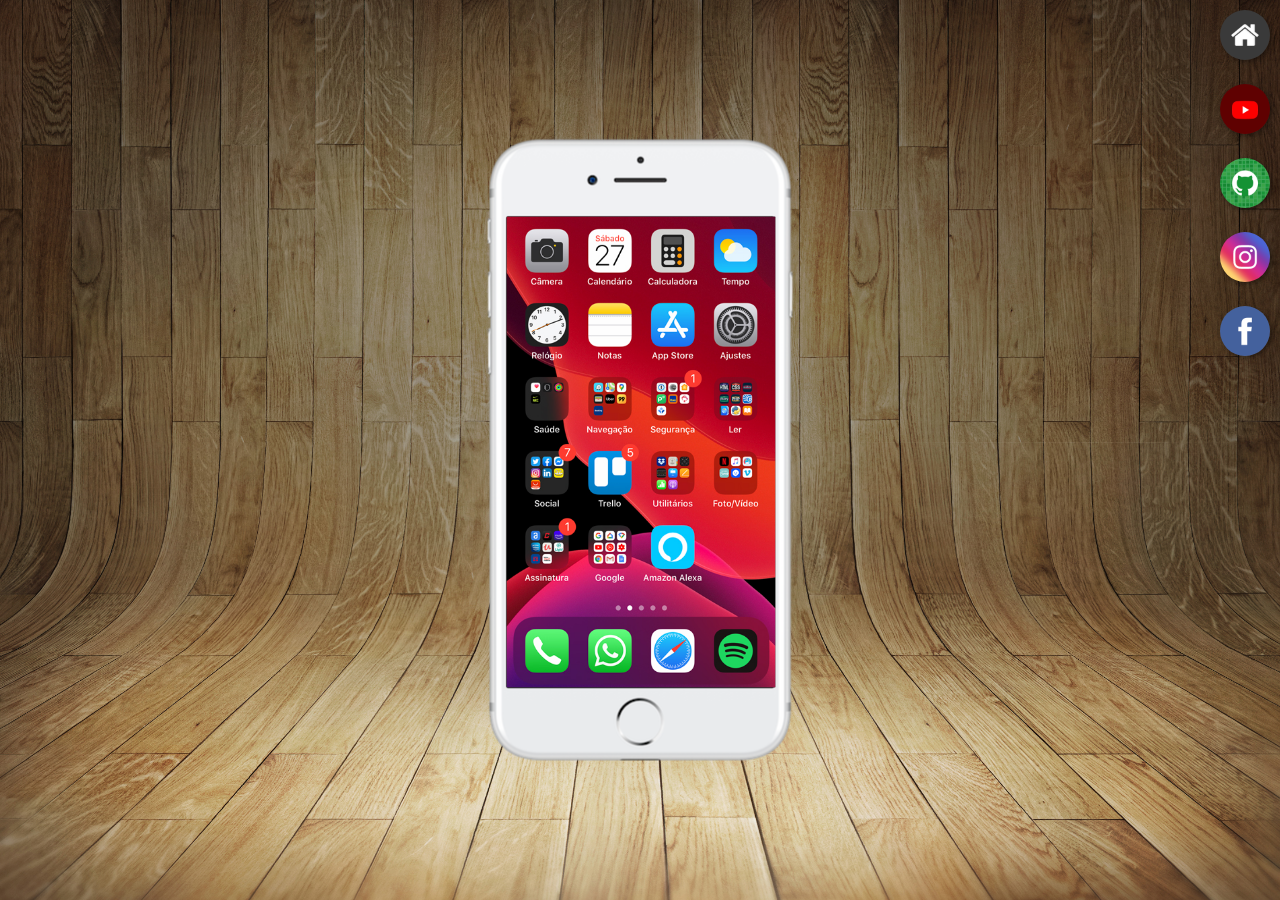
<file: index.html>
<!DOCTYPE html>
<html lang="pt-br">
<head>
    <meta charset="UTF-8">
    <meta name="viewport" content="width=device-width, initial-scale=1.0">
    <link rel="stylesheet" href="estilos/style.css">
    <link rel="shortcut icon" href="favicon.ico" type="image/x-icon">
    <title>Projeto Redes Sociais</title>
</head>
<body>
    <main>
        <section id="telefone">
            <iframe src="home.html" name="tela" id="tela" frameborder="0">
                Seu navegador não é compatível
            </iframe>
        </section>
        <section id="redes-sociais">
            <a href="home.html" target="tela"><img src="imagens/logo-home.jpg" alt="Home"></a><br>
            <a href="youtube.html" target="tela"><img src="imagens/logo-youtube.jpg" alt="Youtube"></a><br>
            <a href="github.html" target="tela"><img src="imagens/logo-github.jpg" alt="GitHub"></a><br>
            <a href="instagram.html" target="tela"><img src="imagens/logo-instagram.jpg" alt="Instagram"></a><br>
            <a href="facebook.html" target="tela"><img src="imagens/logo-facebook.jpg" alt="Facebook"></a>
        </section>
    </main>
</body>
</html>
</file>
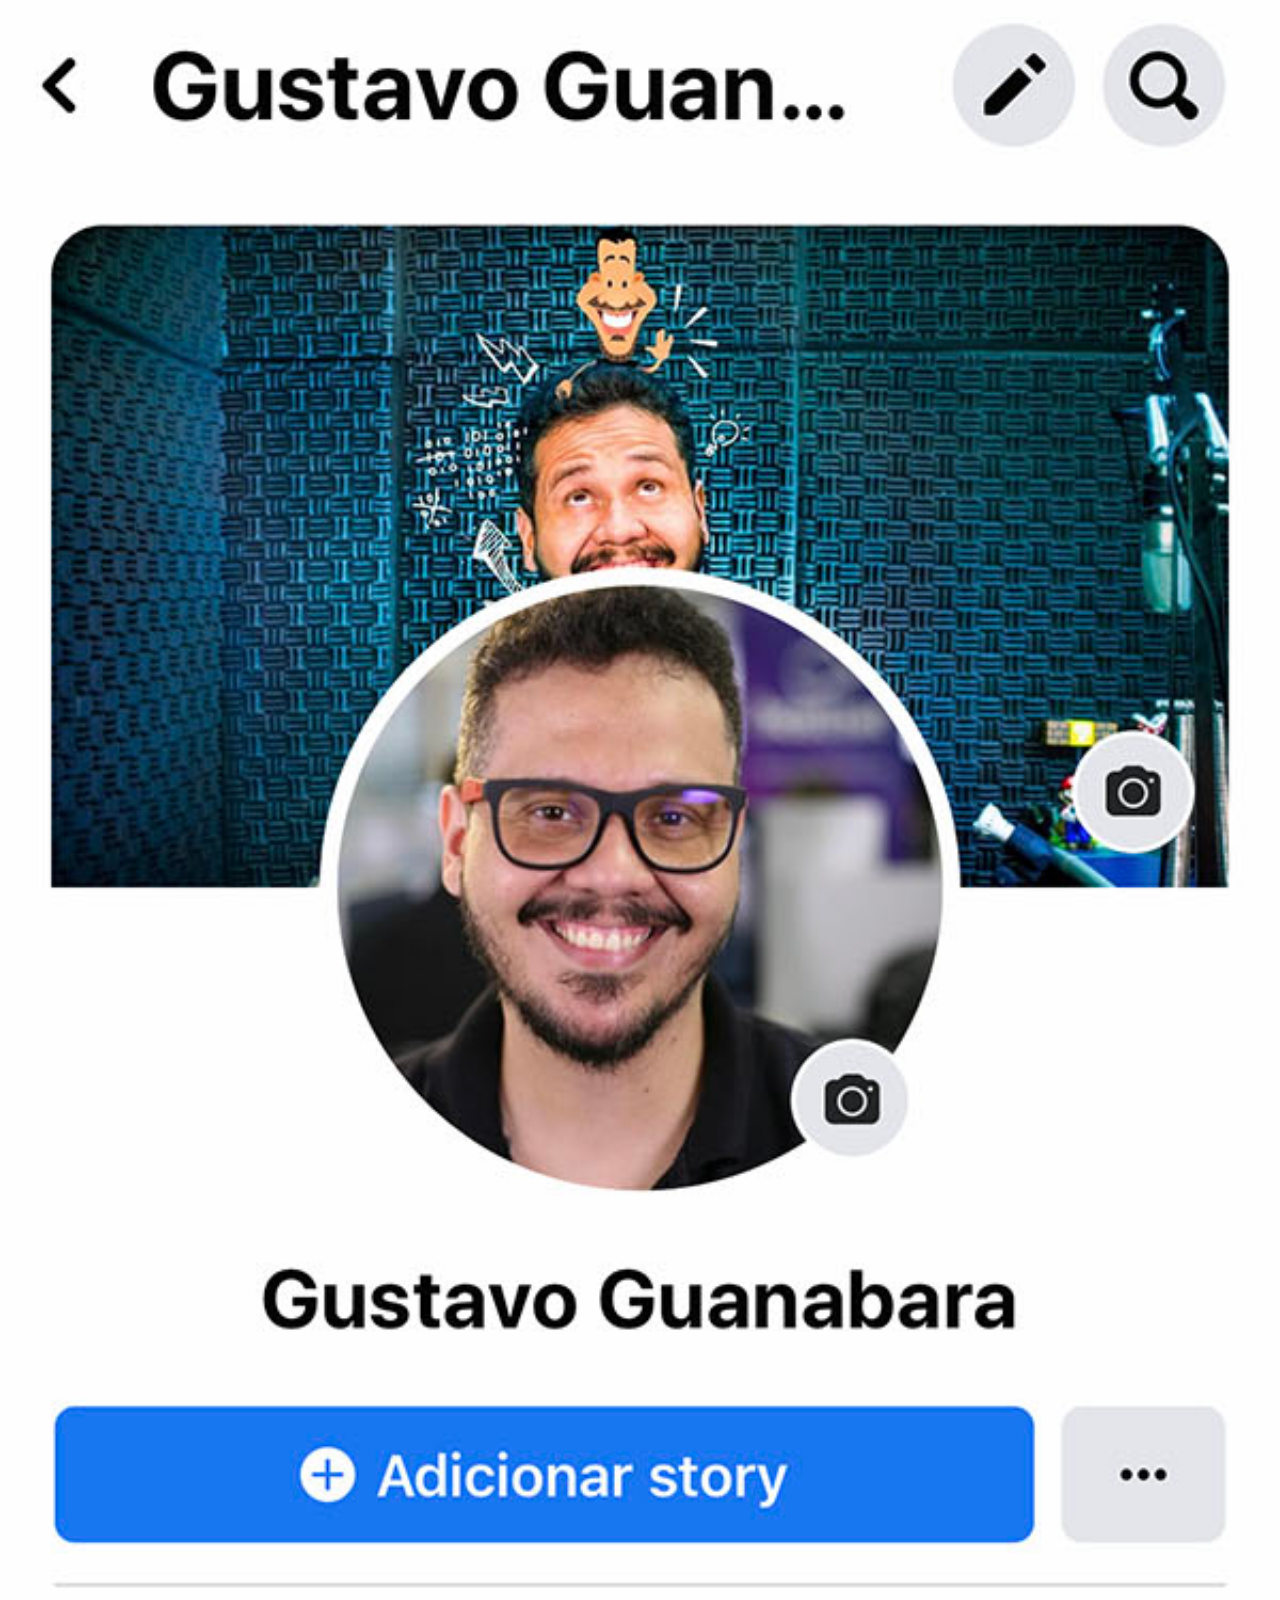
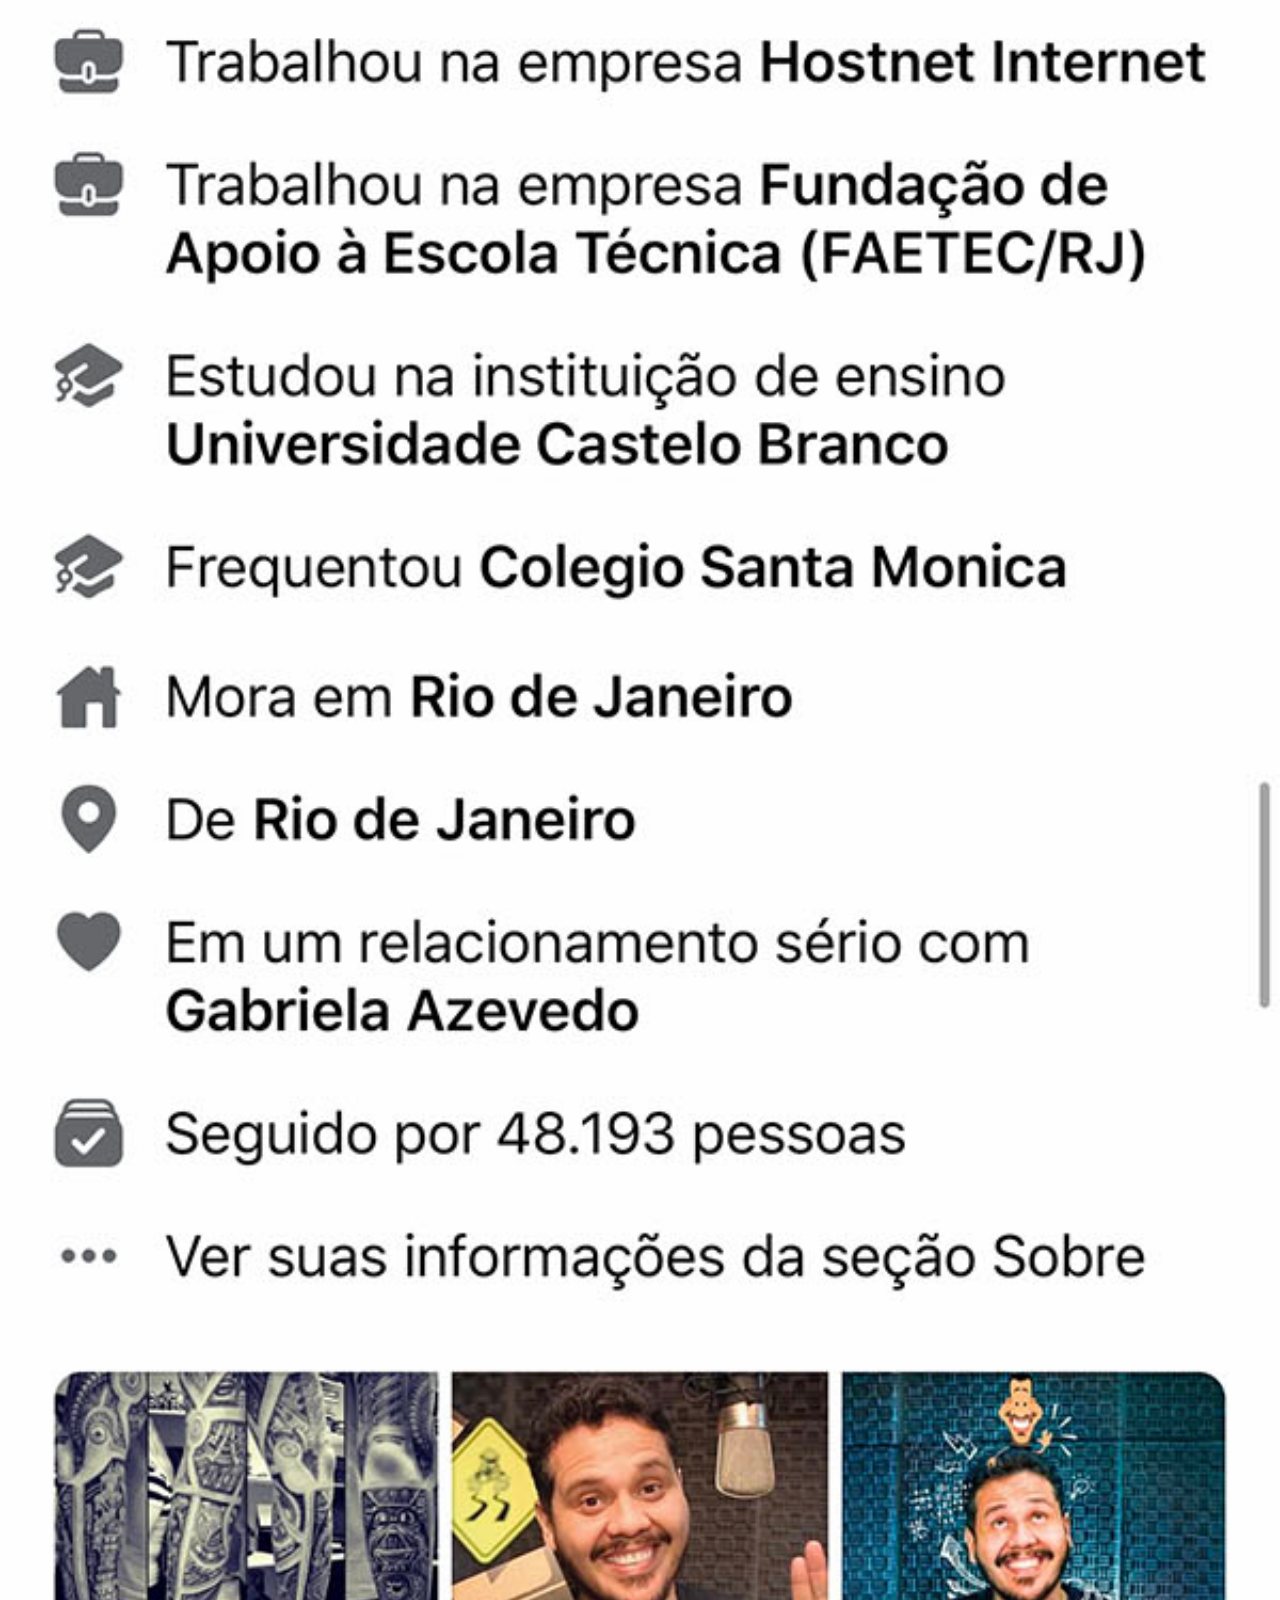
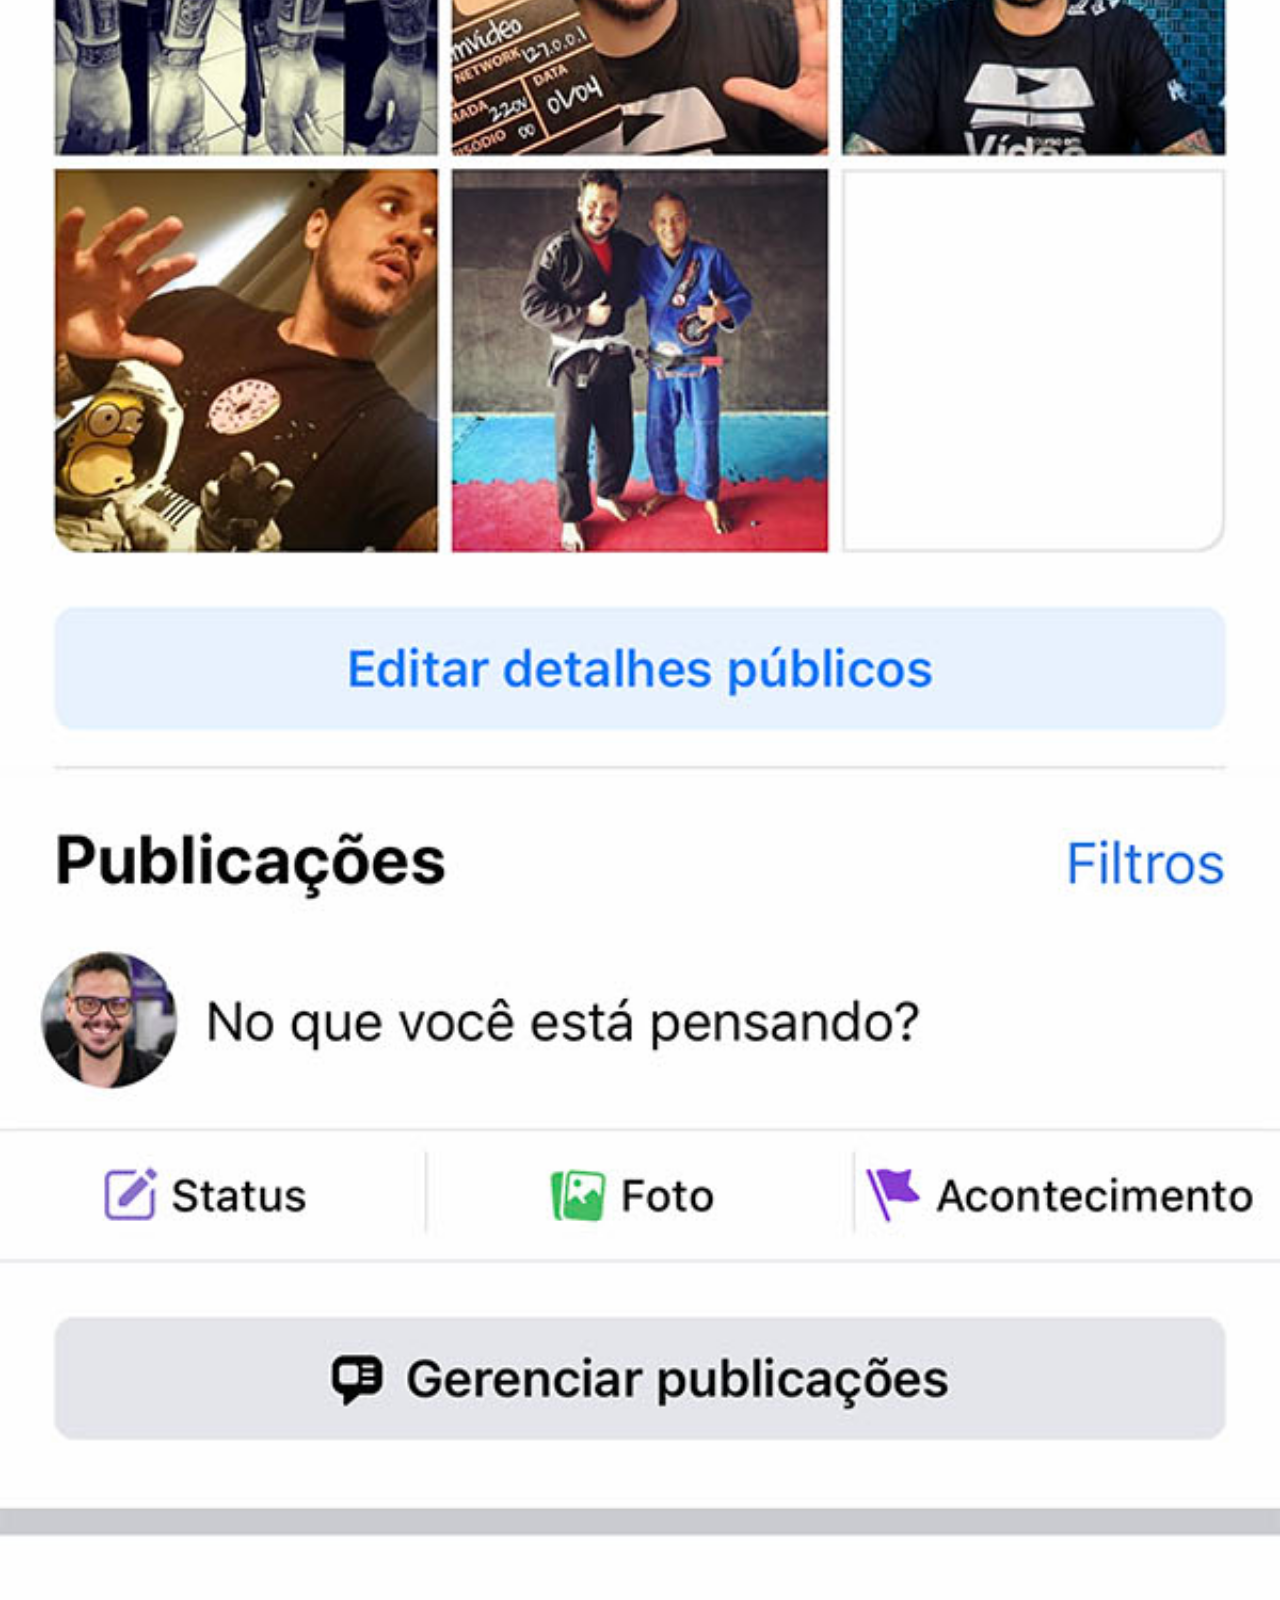
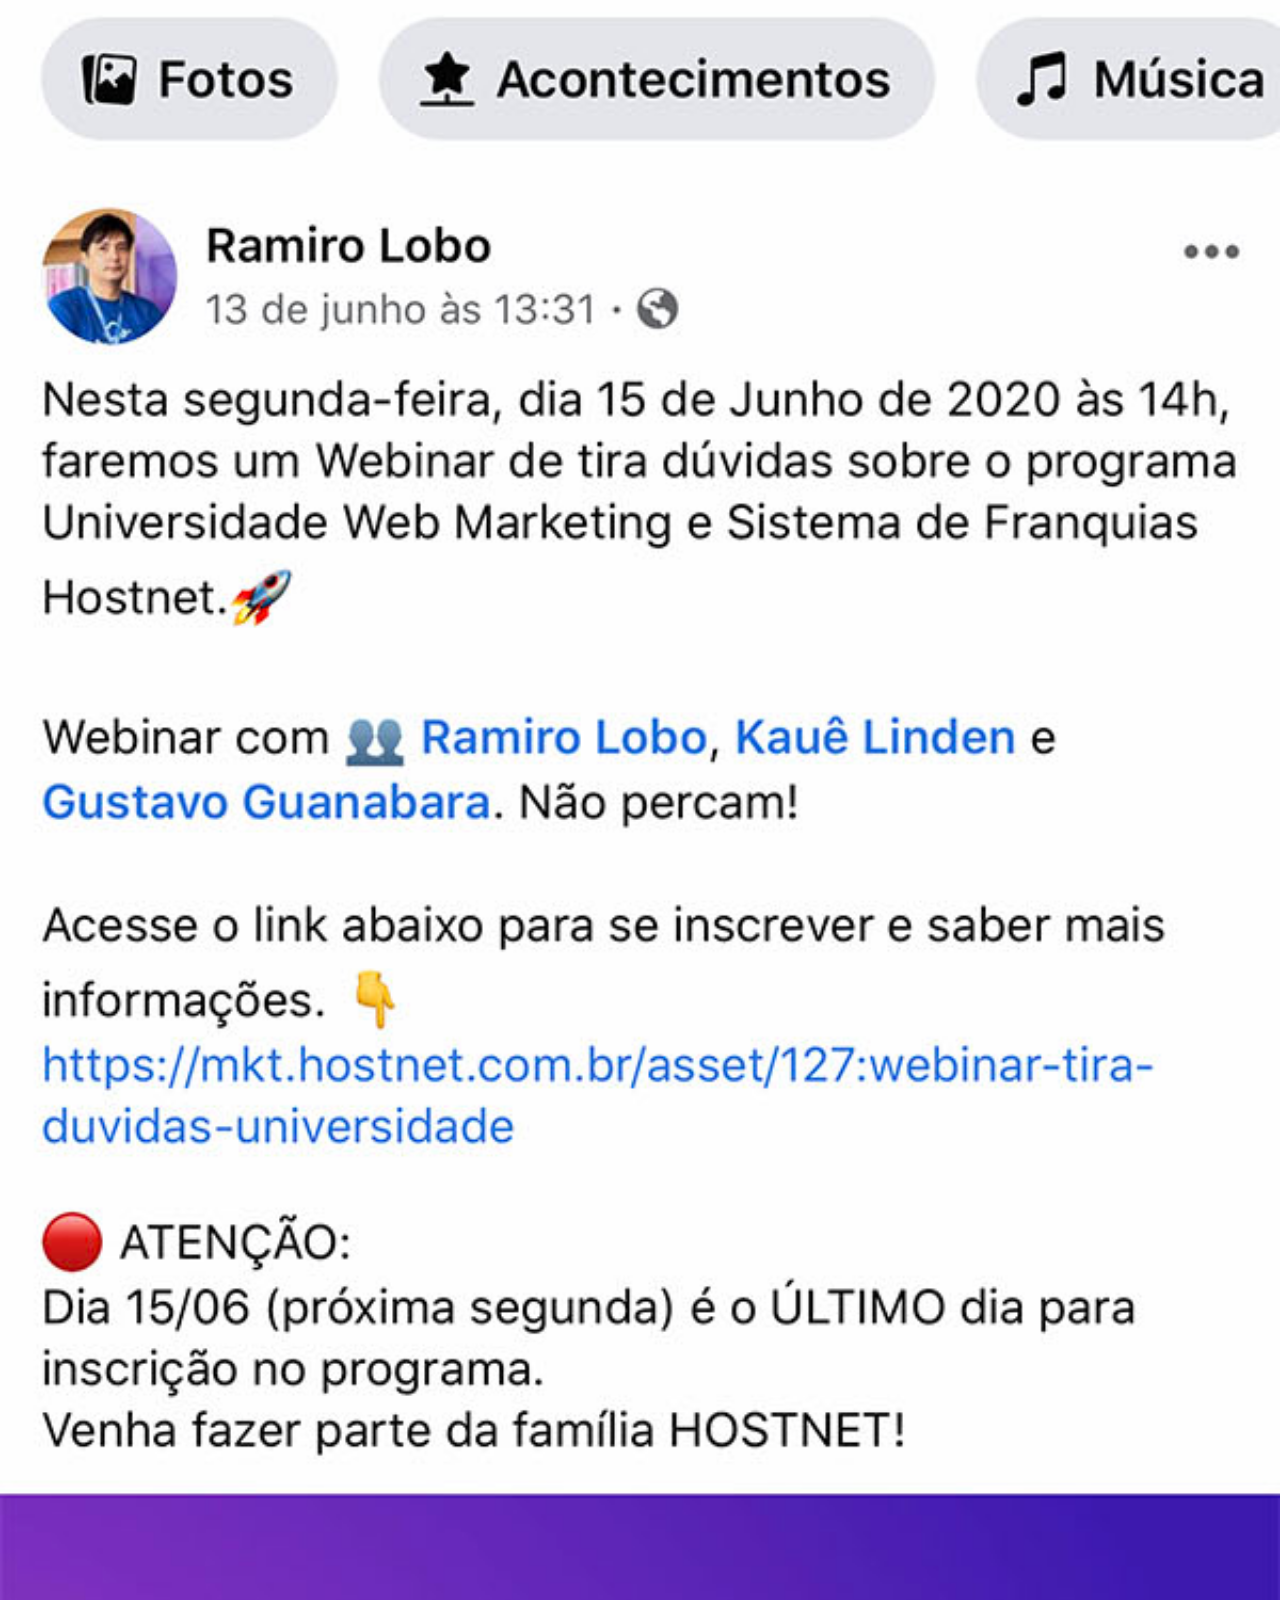
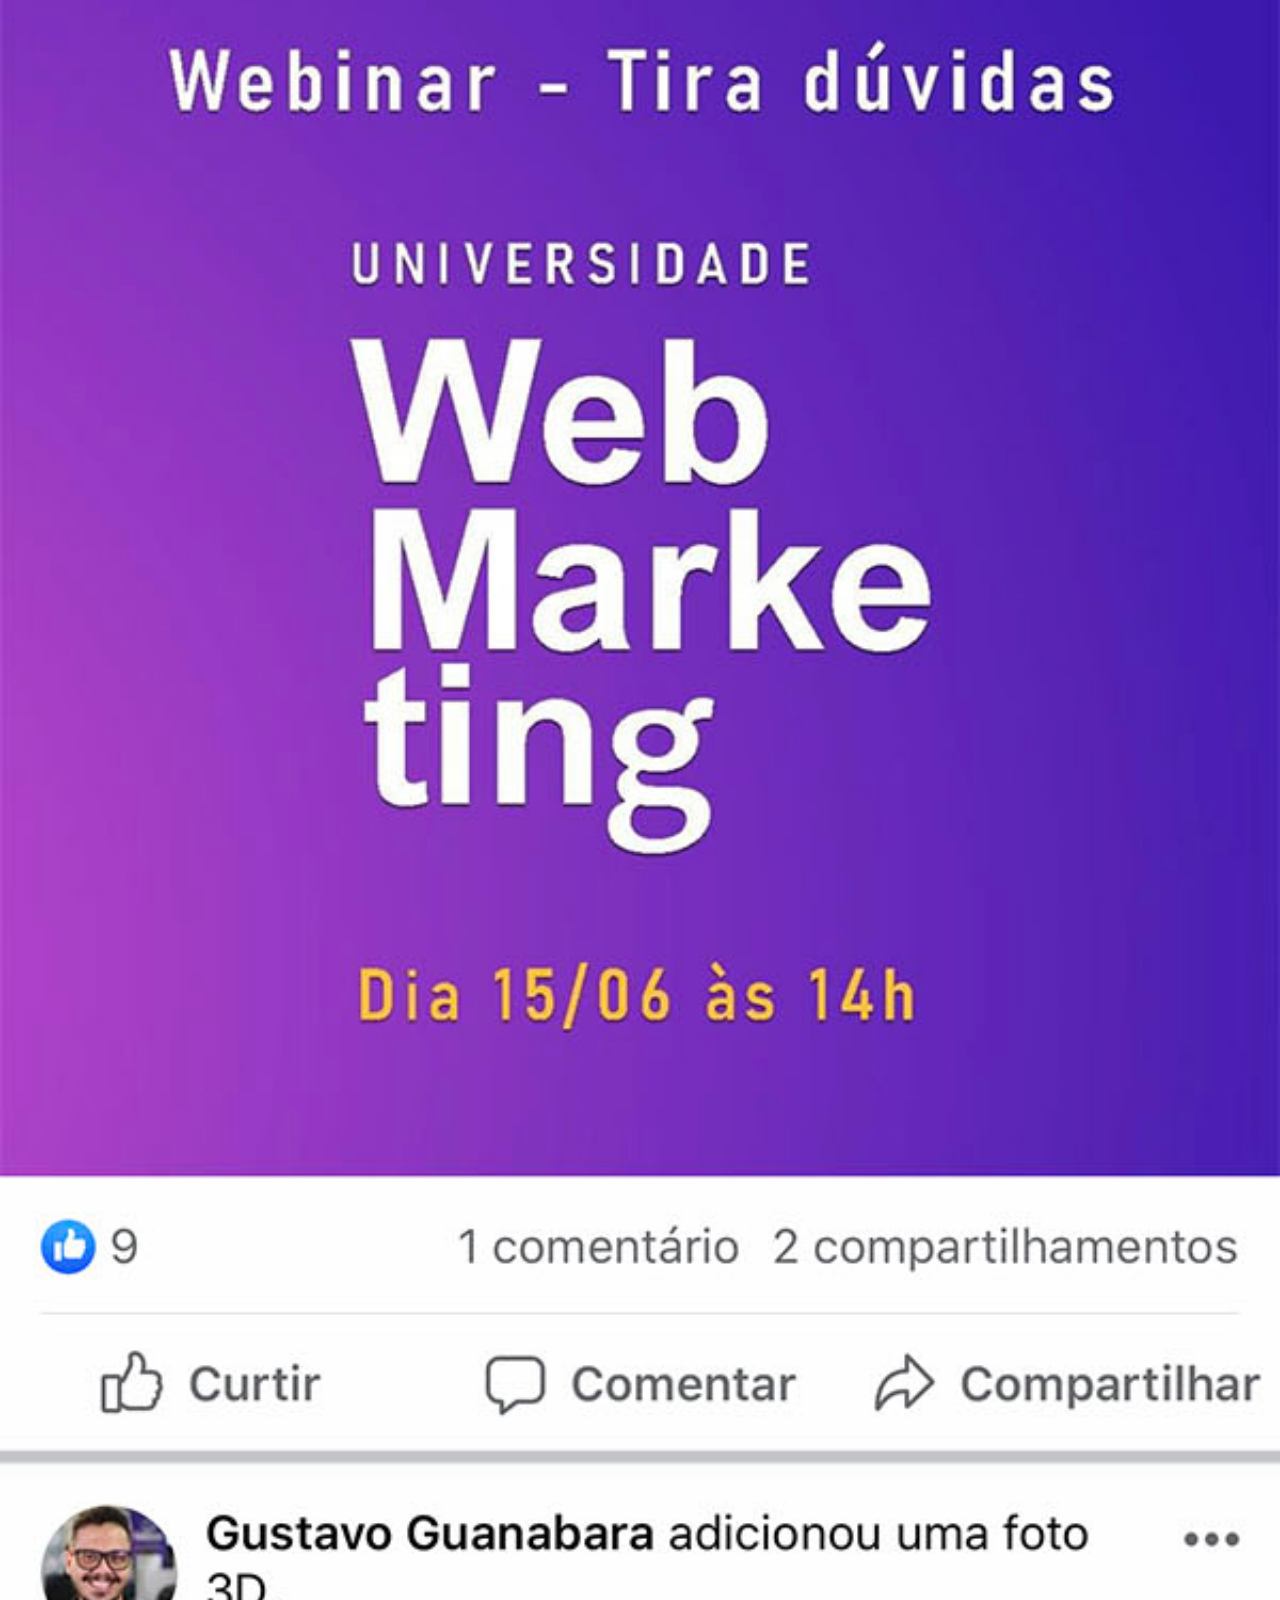
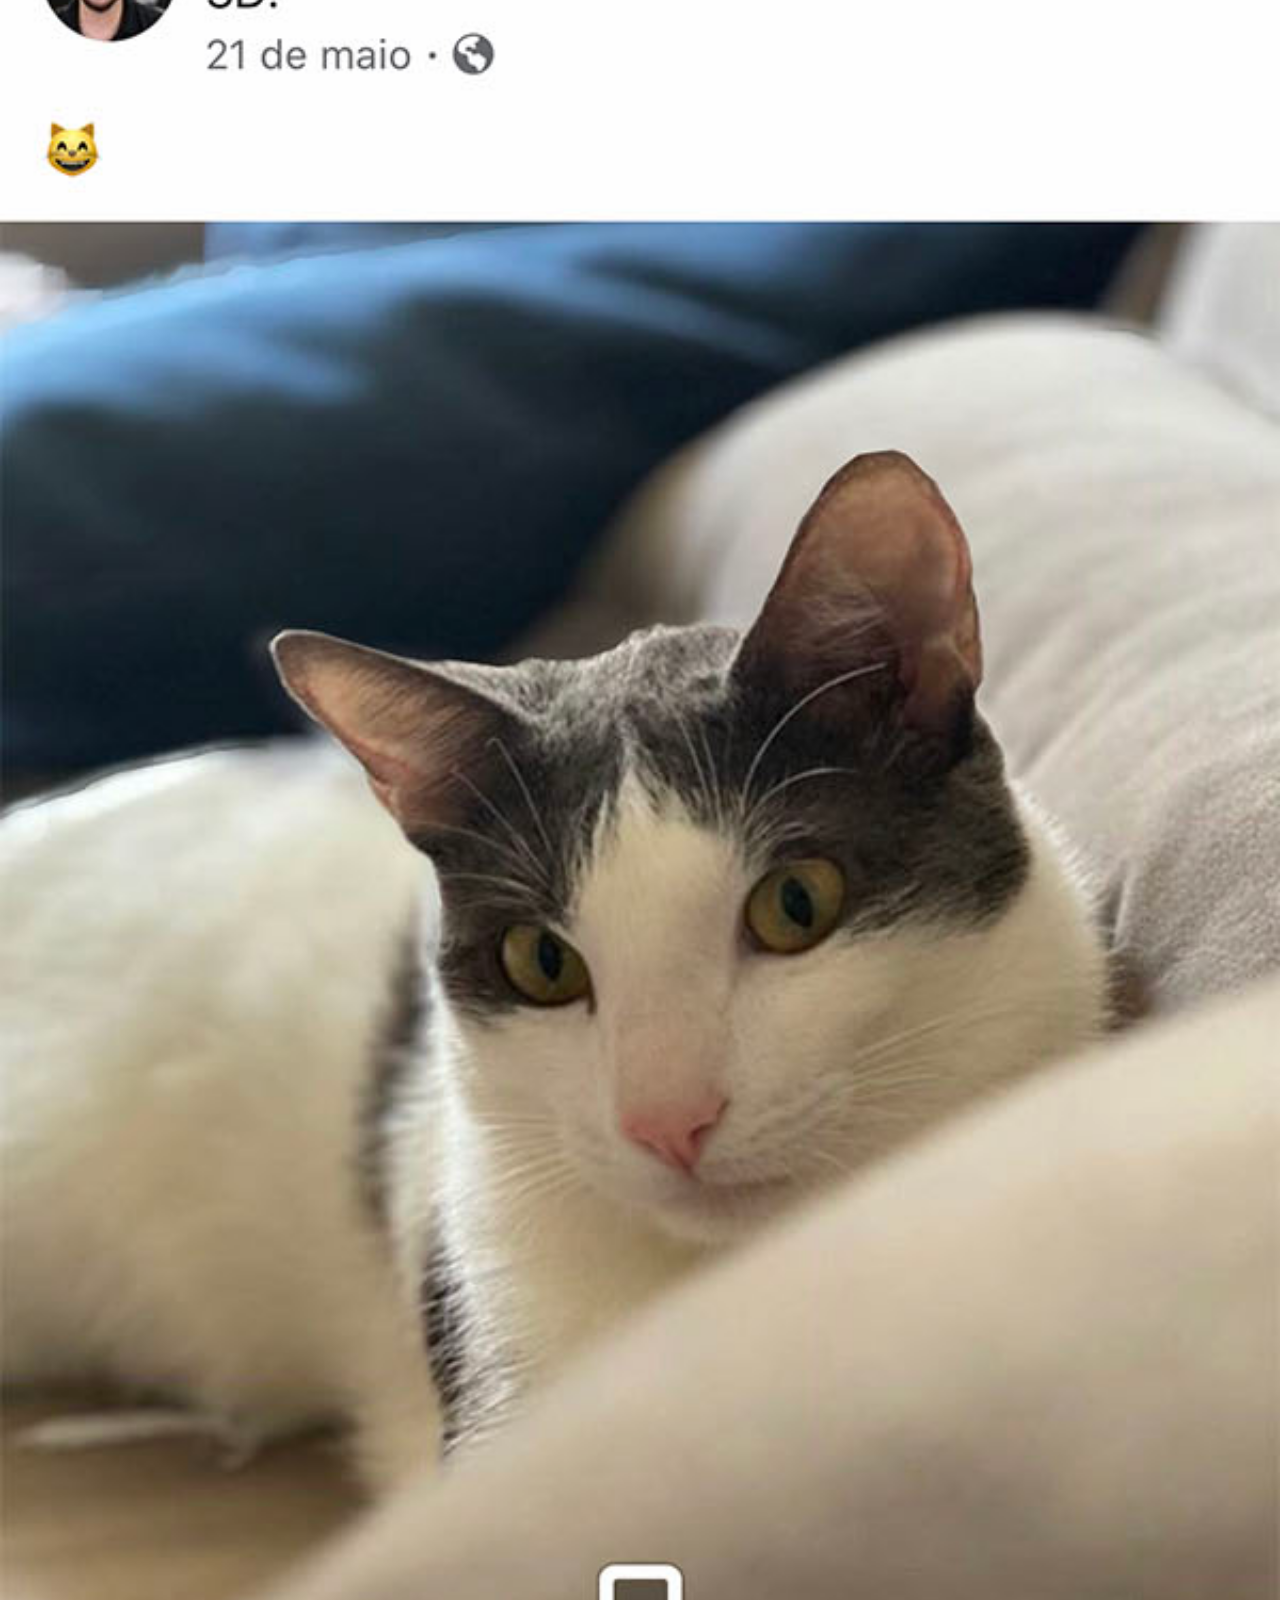
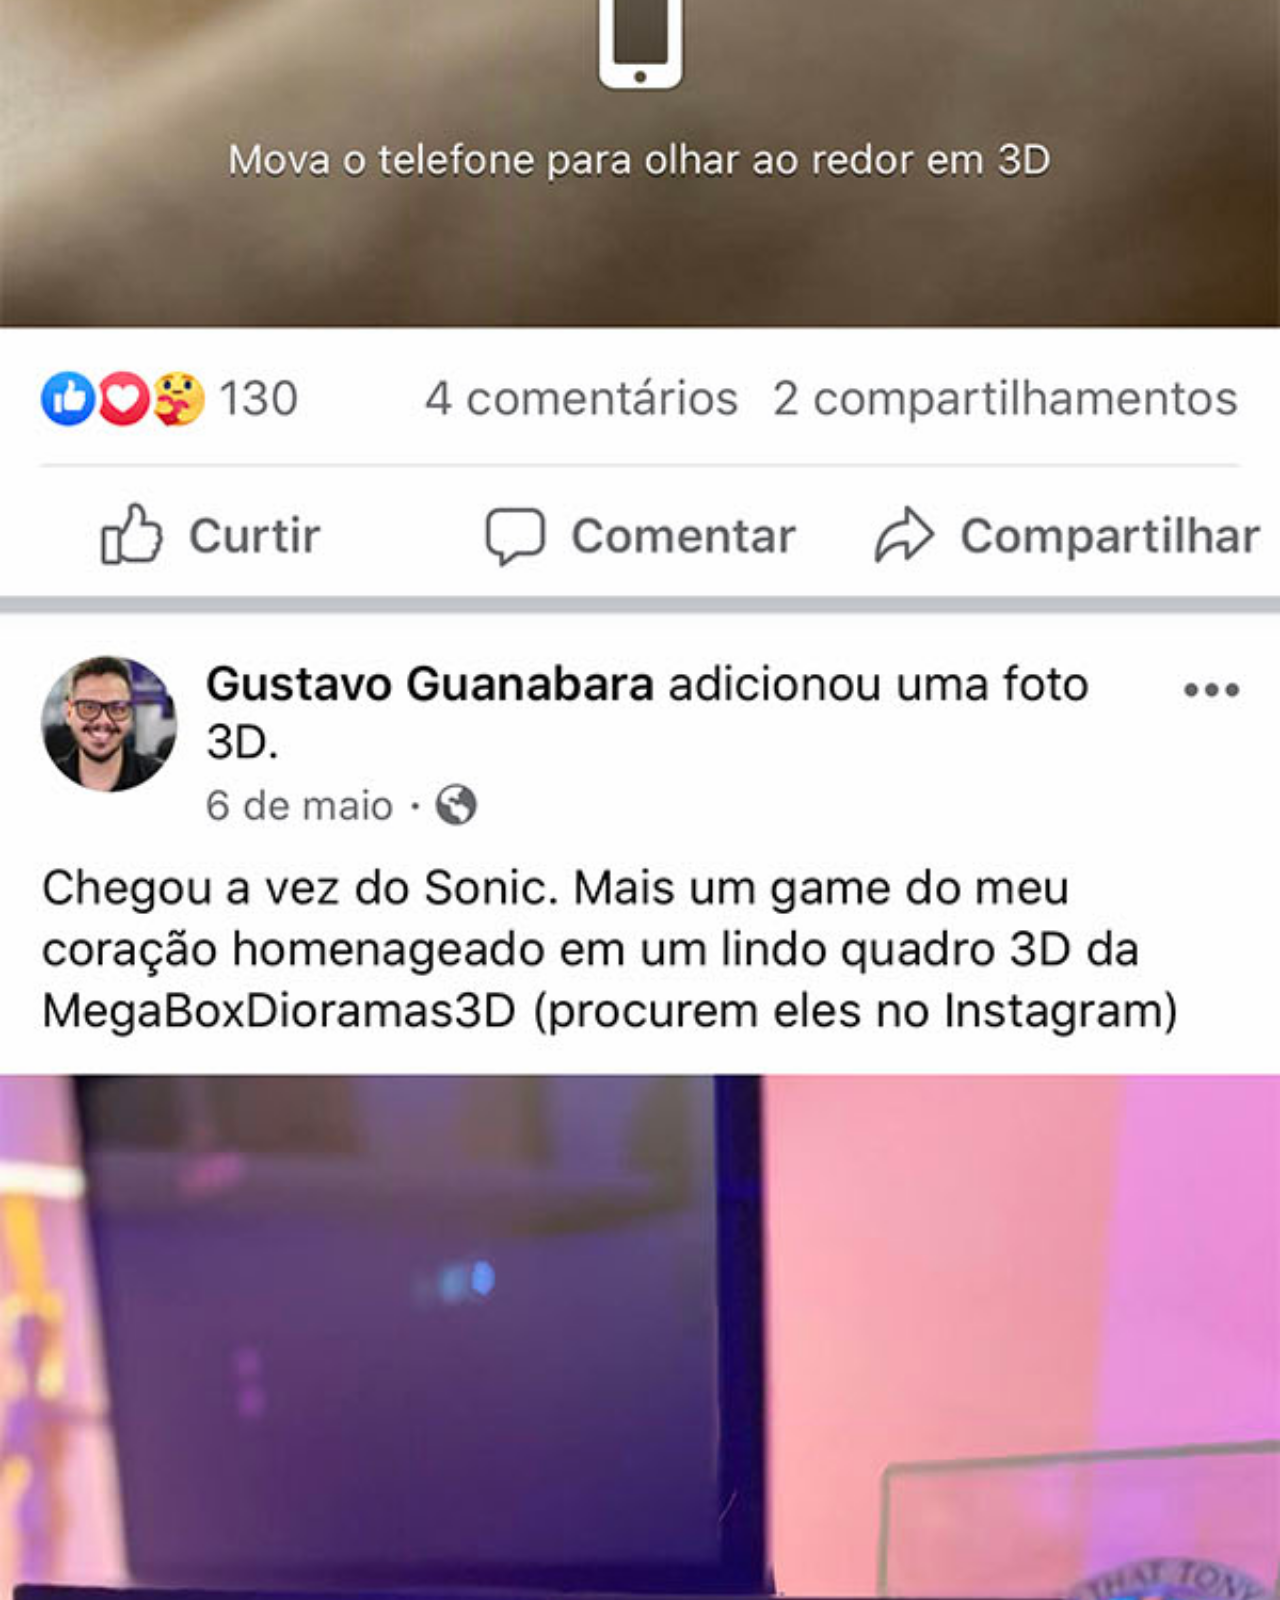
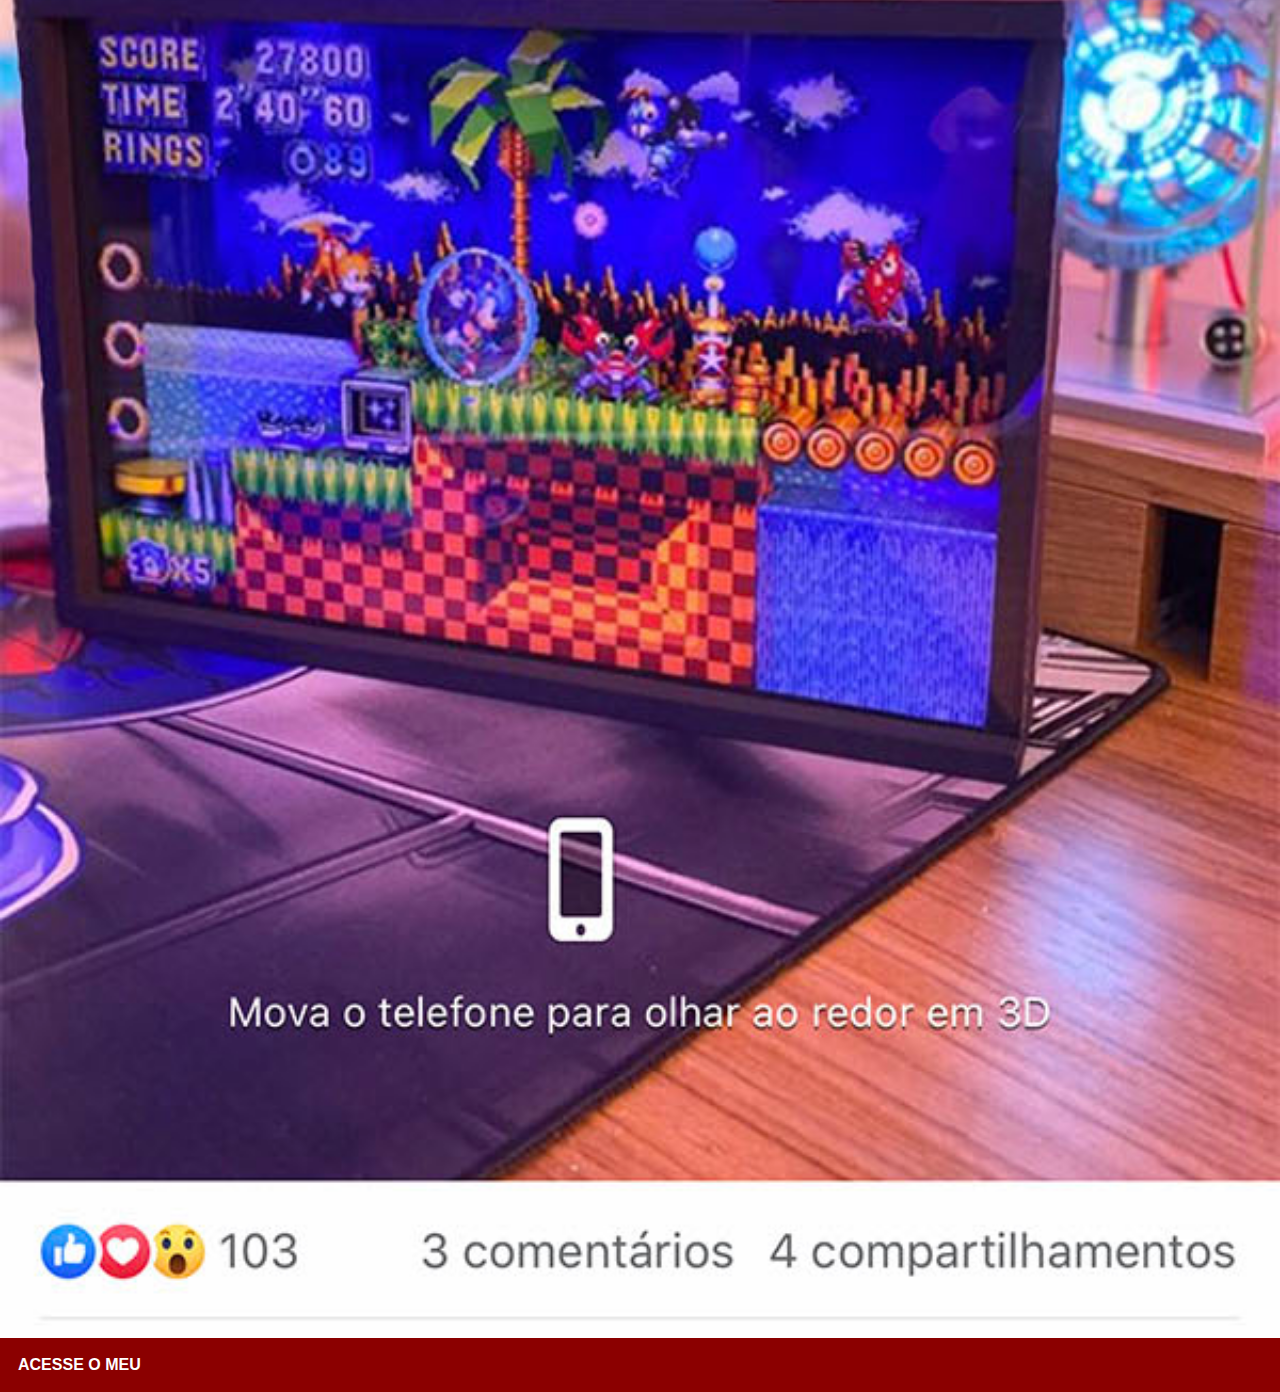
<file: facebook.html>
<!DOCTYPE html>
<html lang="pt-br">
<head>
    <meta charset="UTF-8">
    <meta name="viewport" content="width=device-width, initial-scale=1.0">
    <link rel="stylesheet" href="estilos/social.css">
    <title>Facebook</title>
</head>
<body>
    <img src="imagens/tela-facebook.jpg" alt="Youtube">
    <a href="https://www.facebook.com/Guilherme-Valerio" target="_blank" rel="external">ACESSE O MEU</a>
</body>
</html>
</file>
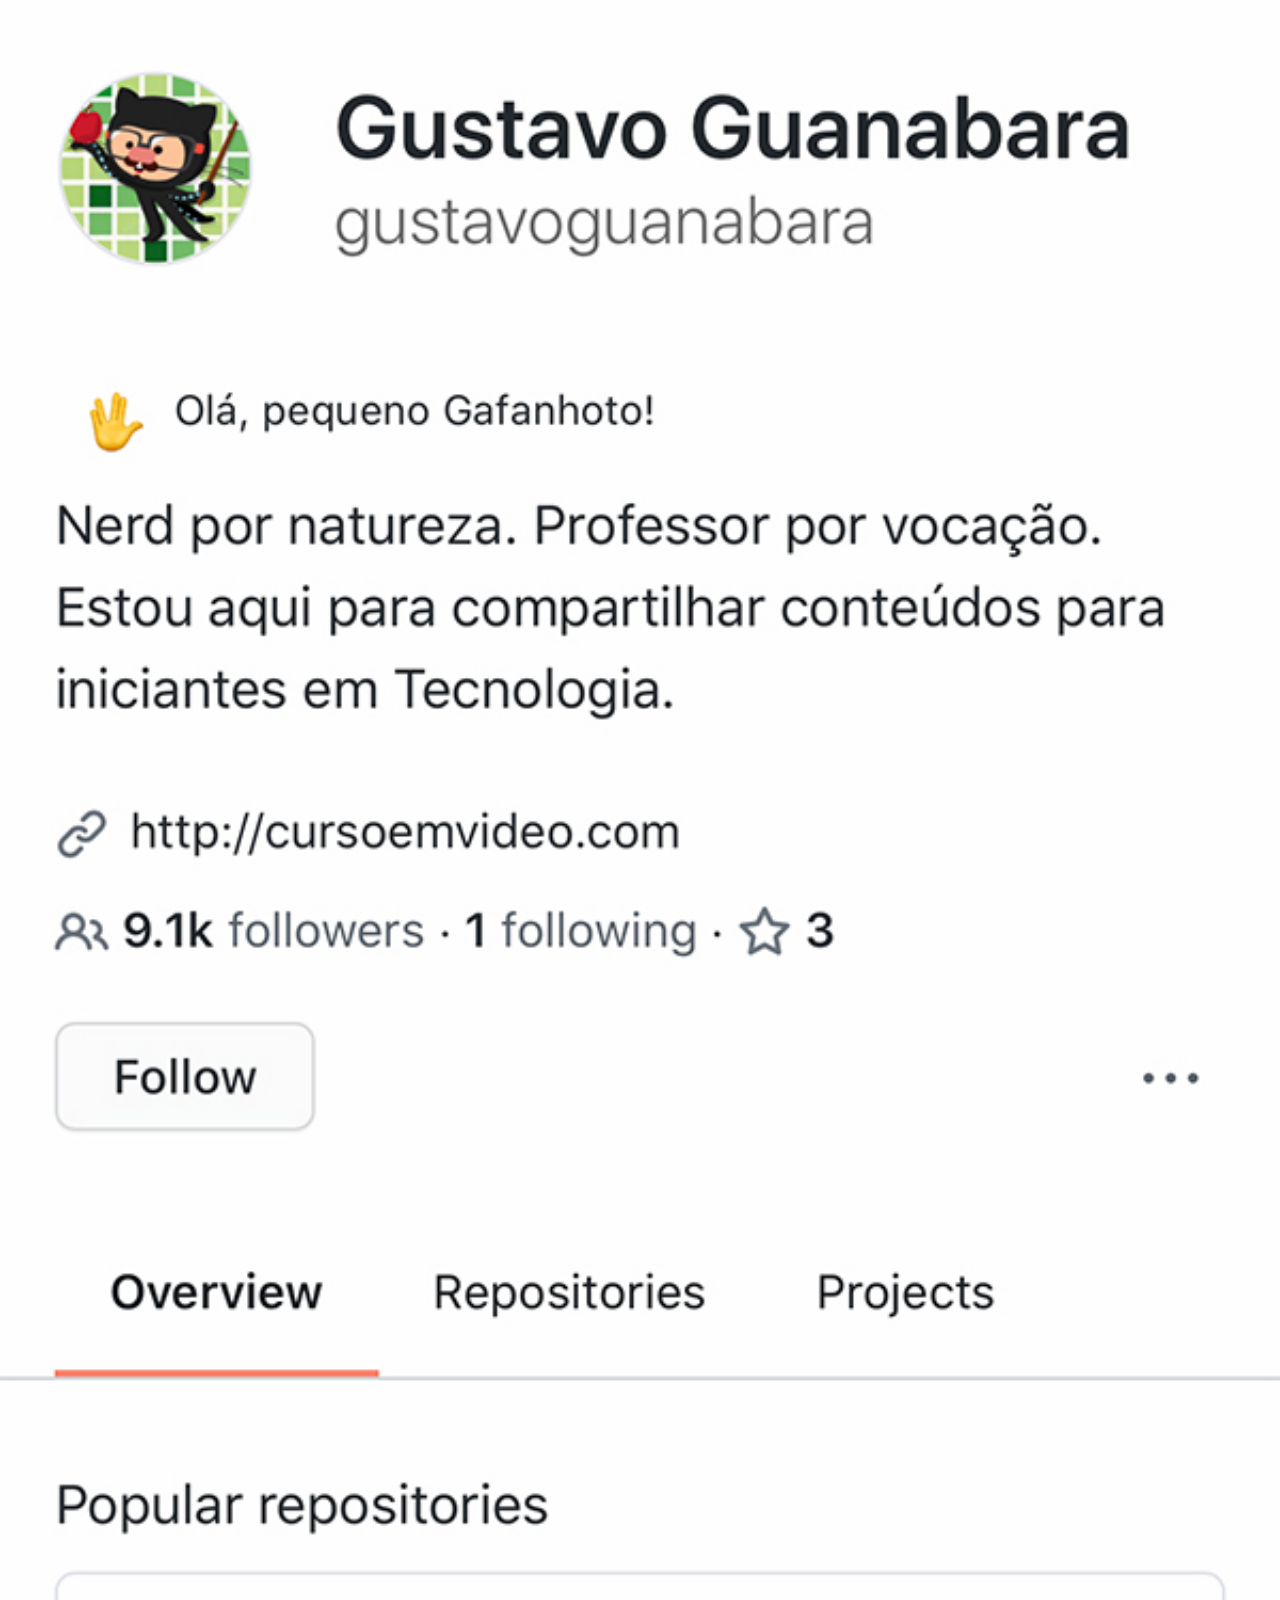
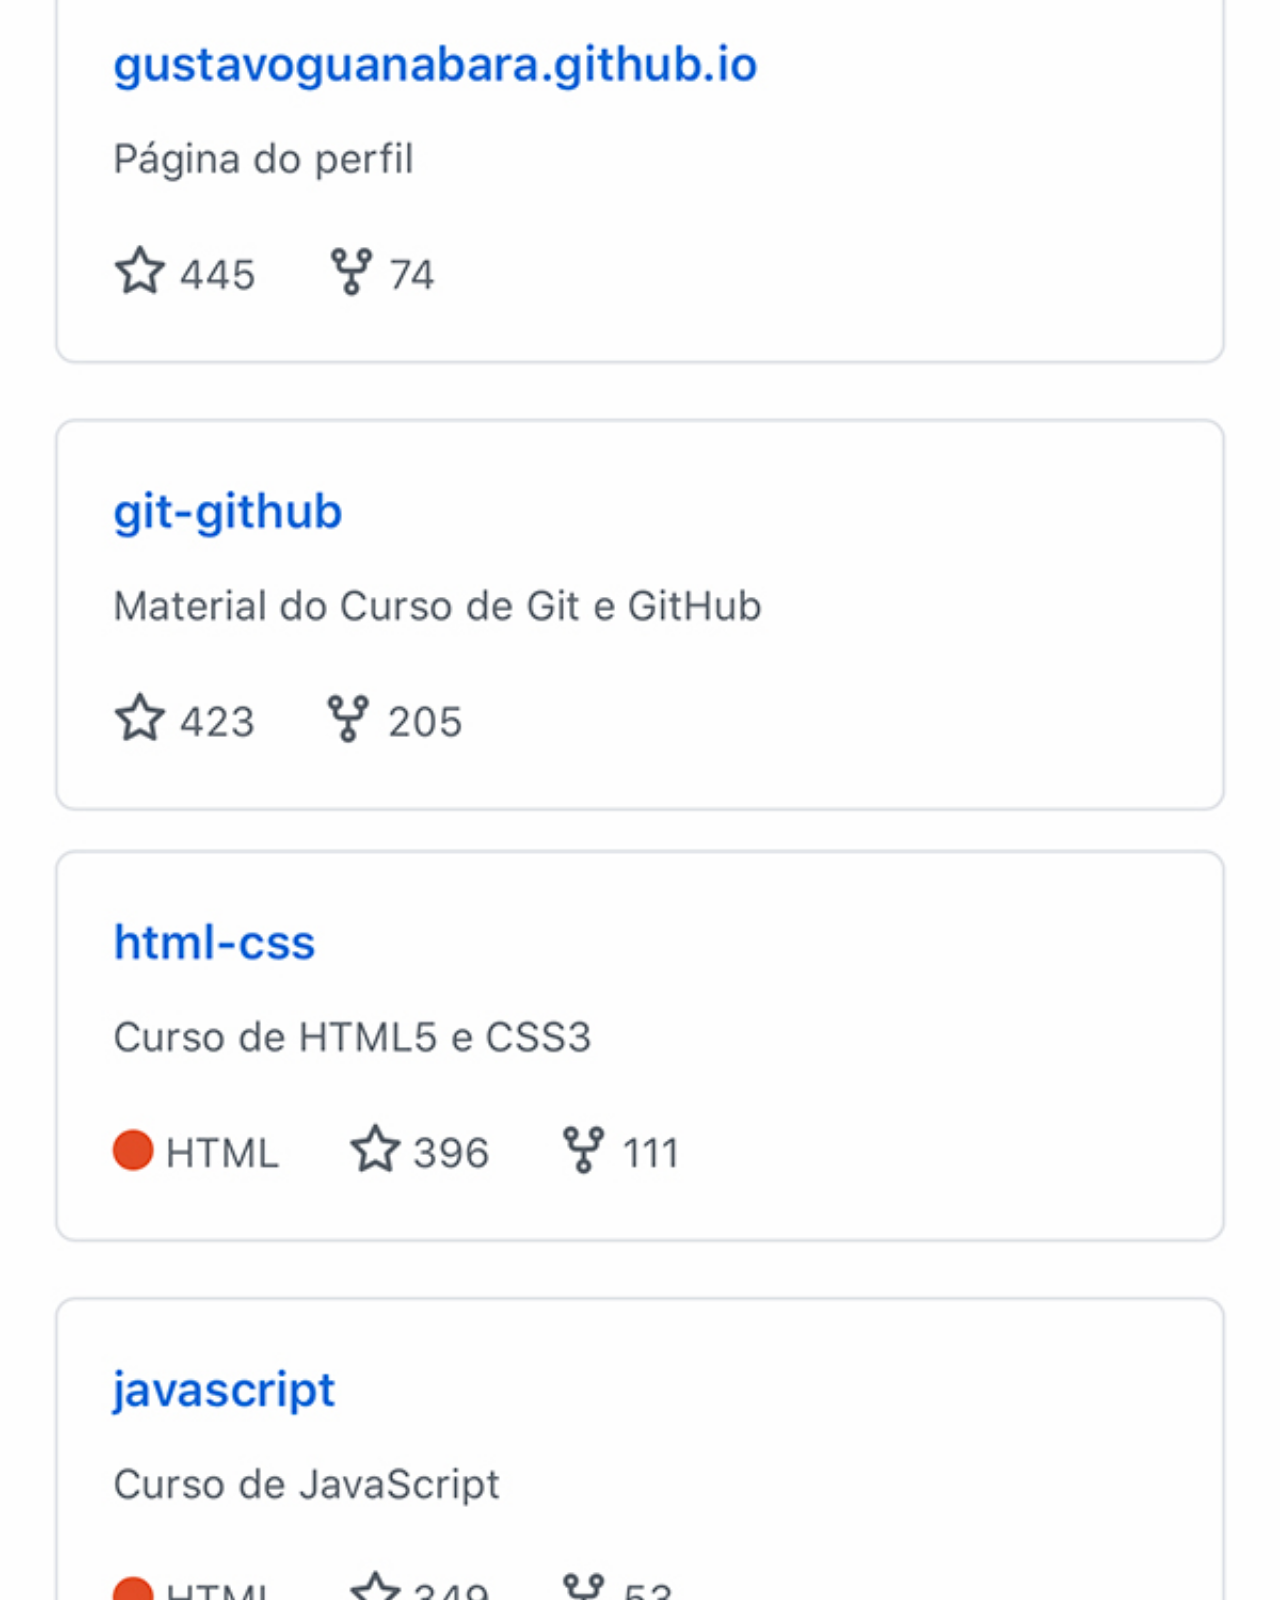
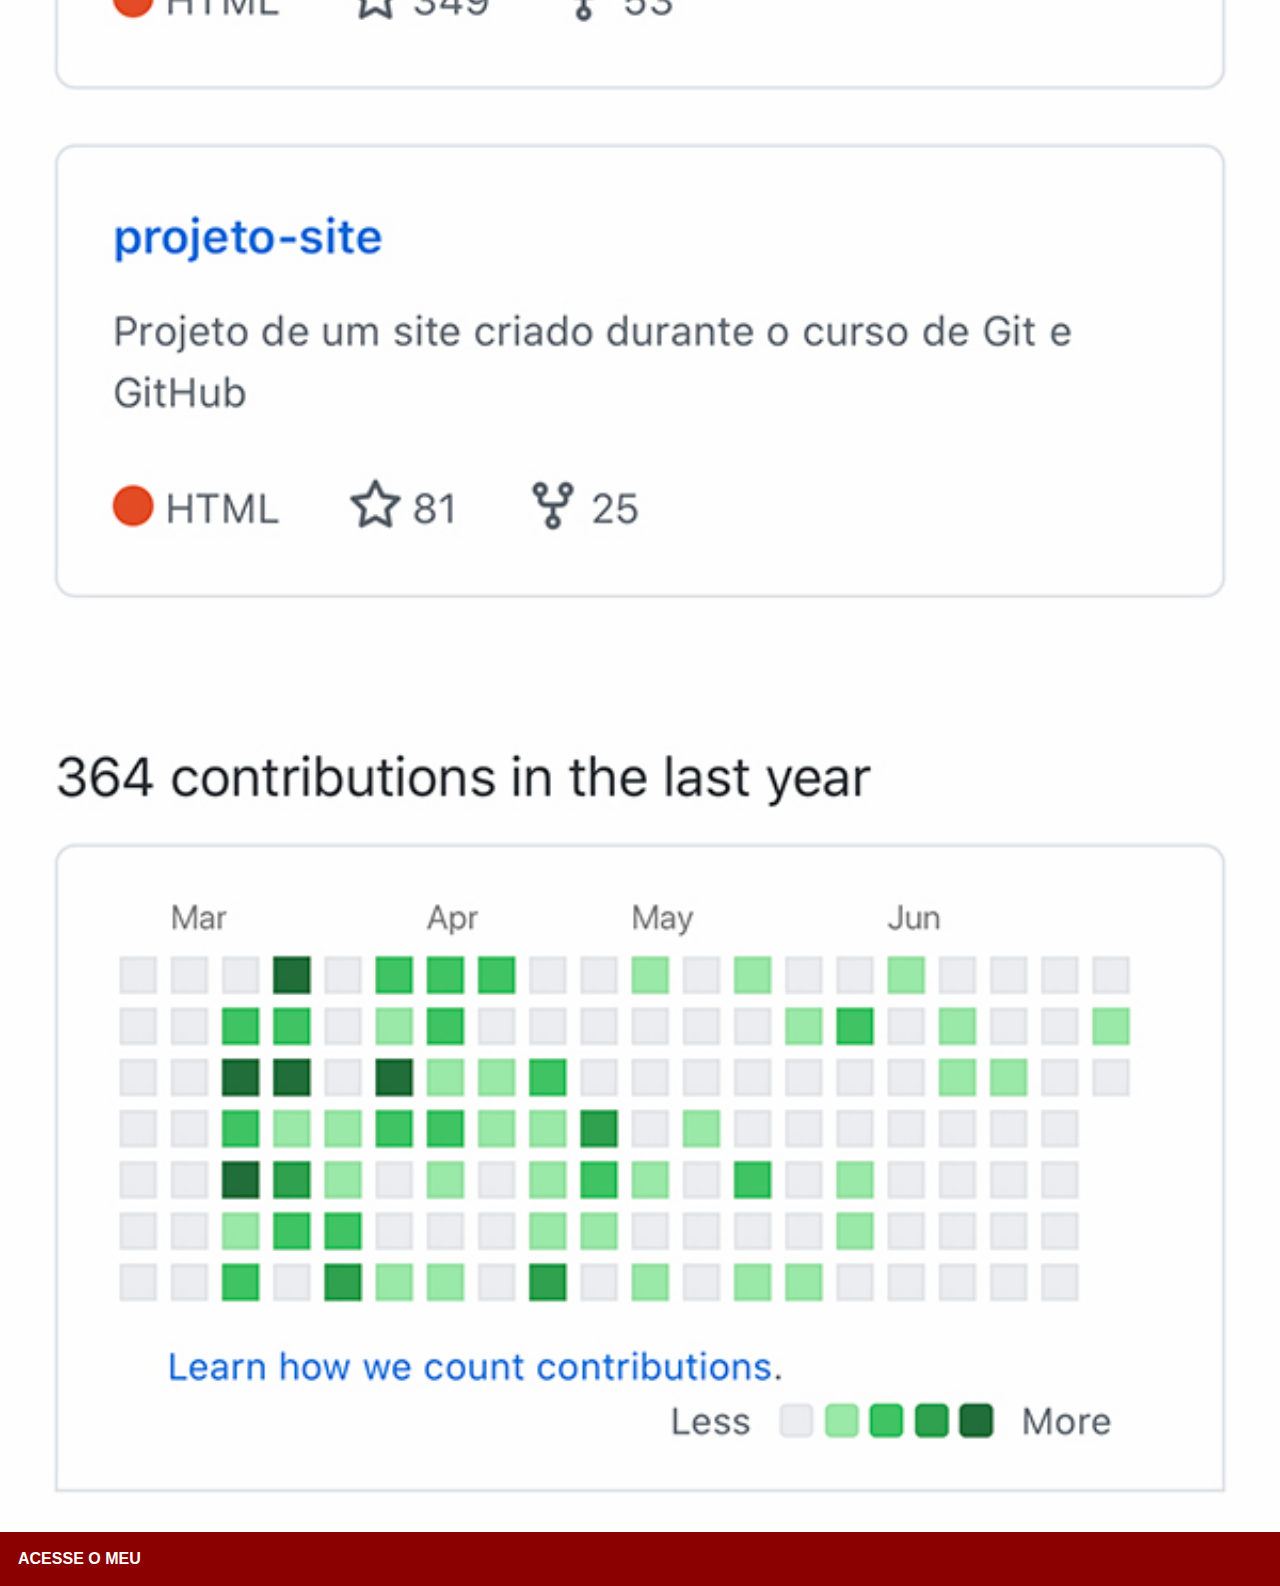
<file: github.html>
<!DOCTYPE html>
<html lang="pt-br">
<head>
    <meta charset="UTF-8">
    <meta name="viewport" content="width=device-width, initial-scale=1.0">
    <link rel="stylesheet" href="estilos/social.css">
    <title>GitHub</title>
</head>
<body>
    <img src="imagens/tela-github.jpg" alt="Youtube">
    <a href="https://www.github.com/Guilherme-Valerio" target="_blank" rel="external">ACESSE O MEU</a>
</body>
</html>
</file>
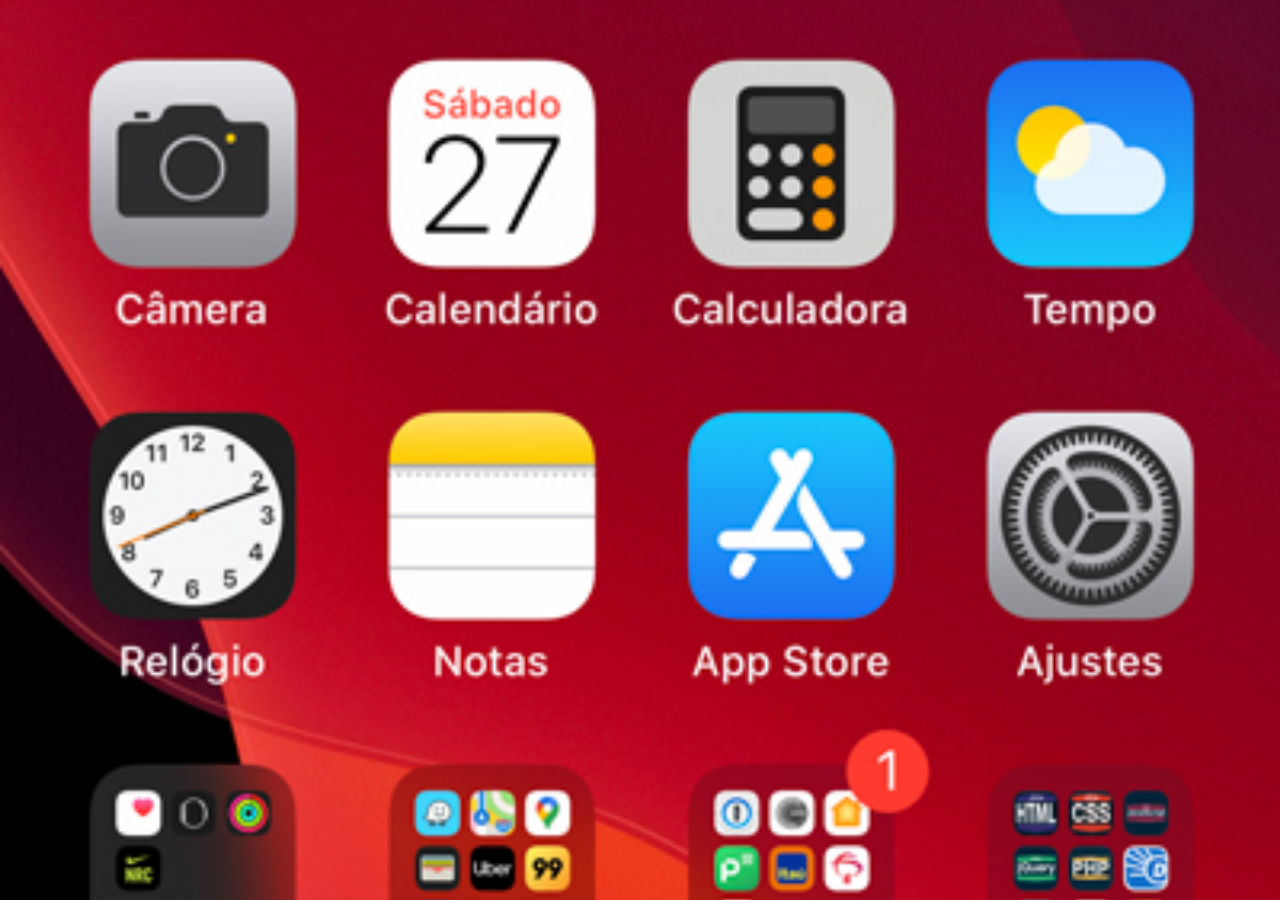
<file: home.html>
<!DOCTYPE html>
<html lang="pt-br">
<head>
    <meta charset="UTF-8">
    <meta name="viewport" content="width=device-width, initial-scale=1.0">
    <title>Home</title>
    <style>
        * {
            margin: 0px;
            padding: 0px;
        }

        body {
            width: 100vw;
            height: 100vh;
            background: black url(imagens/tela-home.jpg) no-repeat top center;
            background-size: cover;
        }
    </style>
</head>
<body>
    
</body>
</html>
</file>
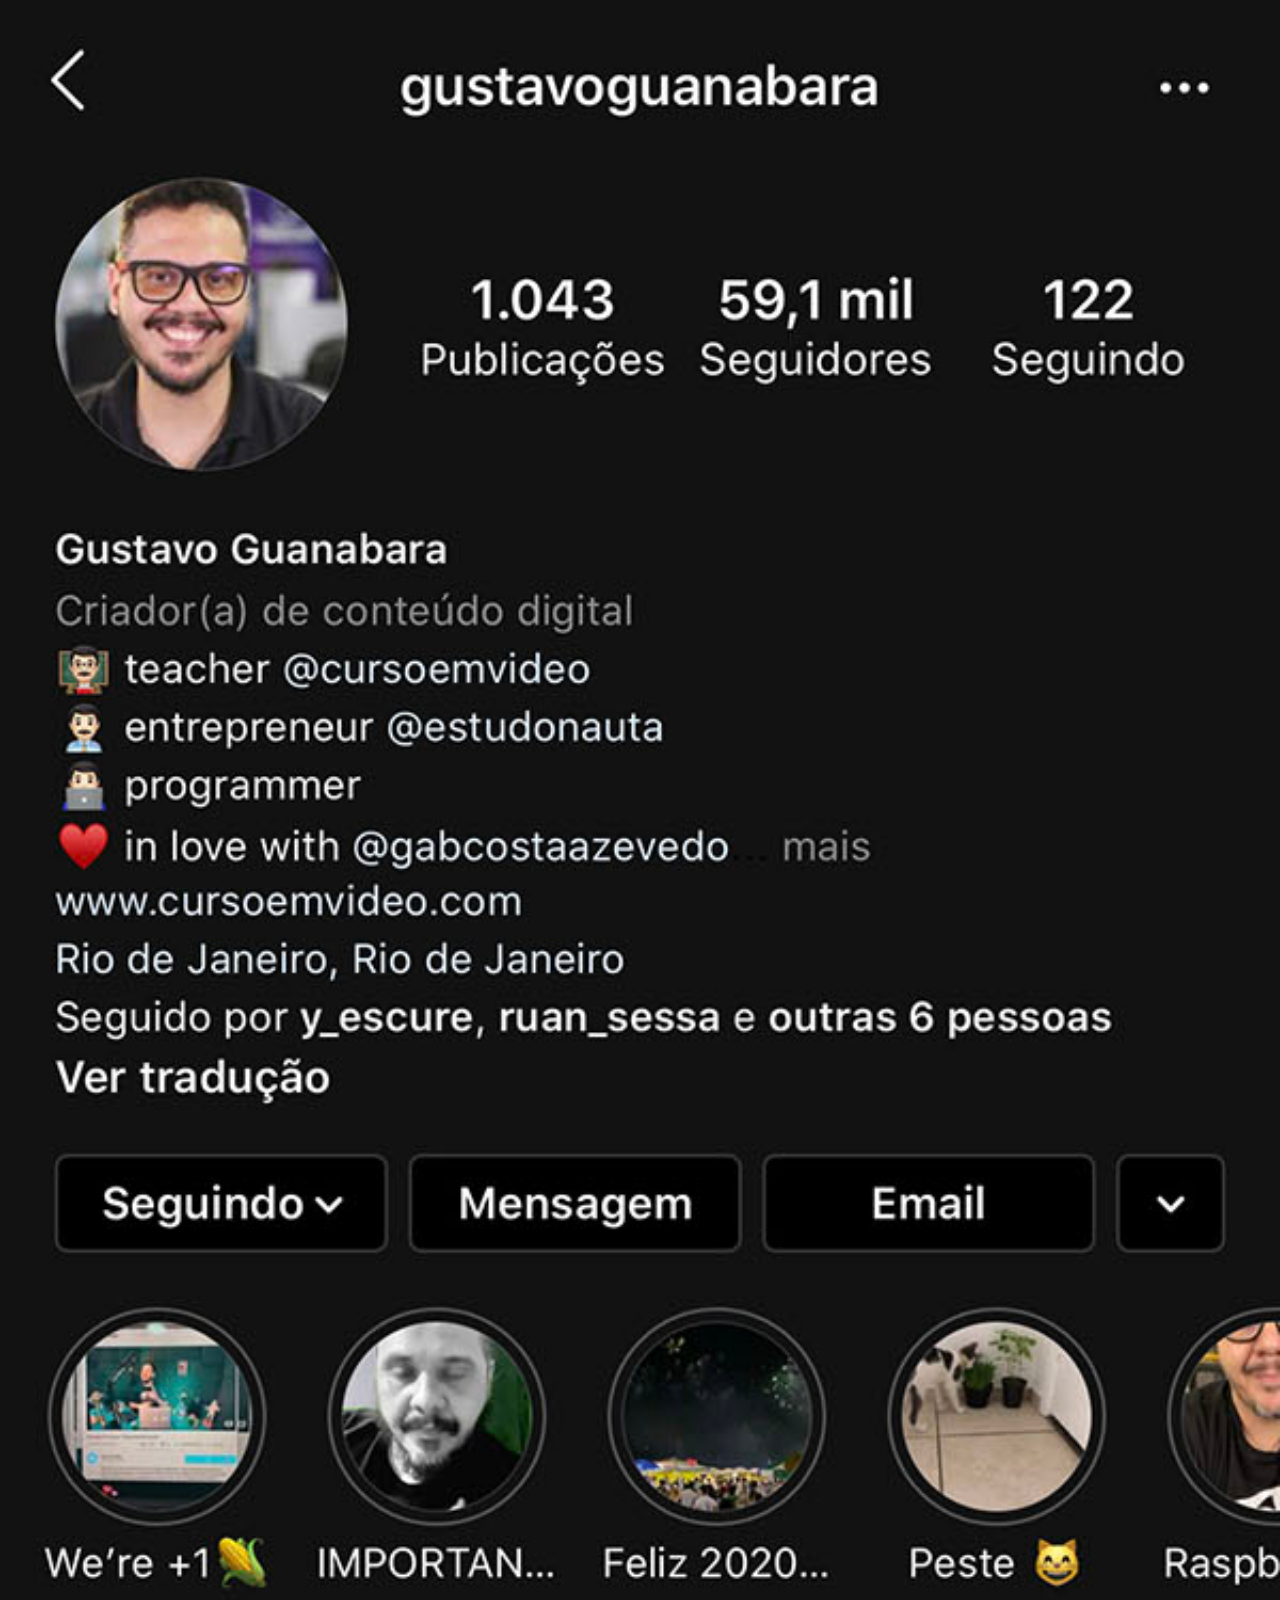
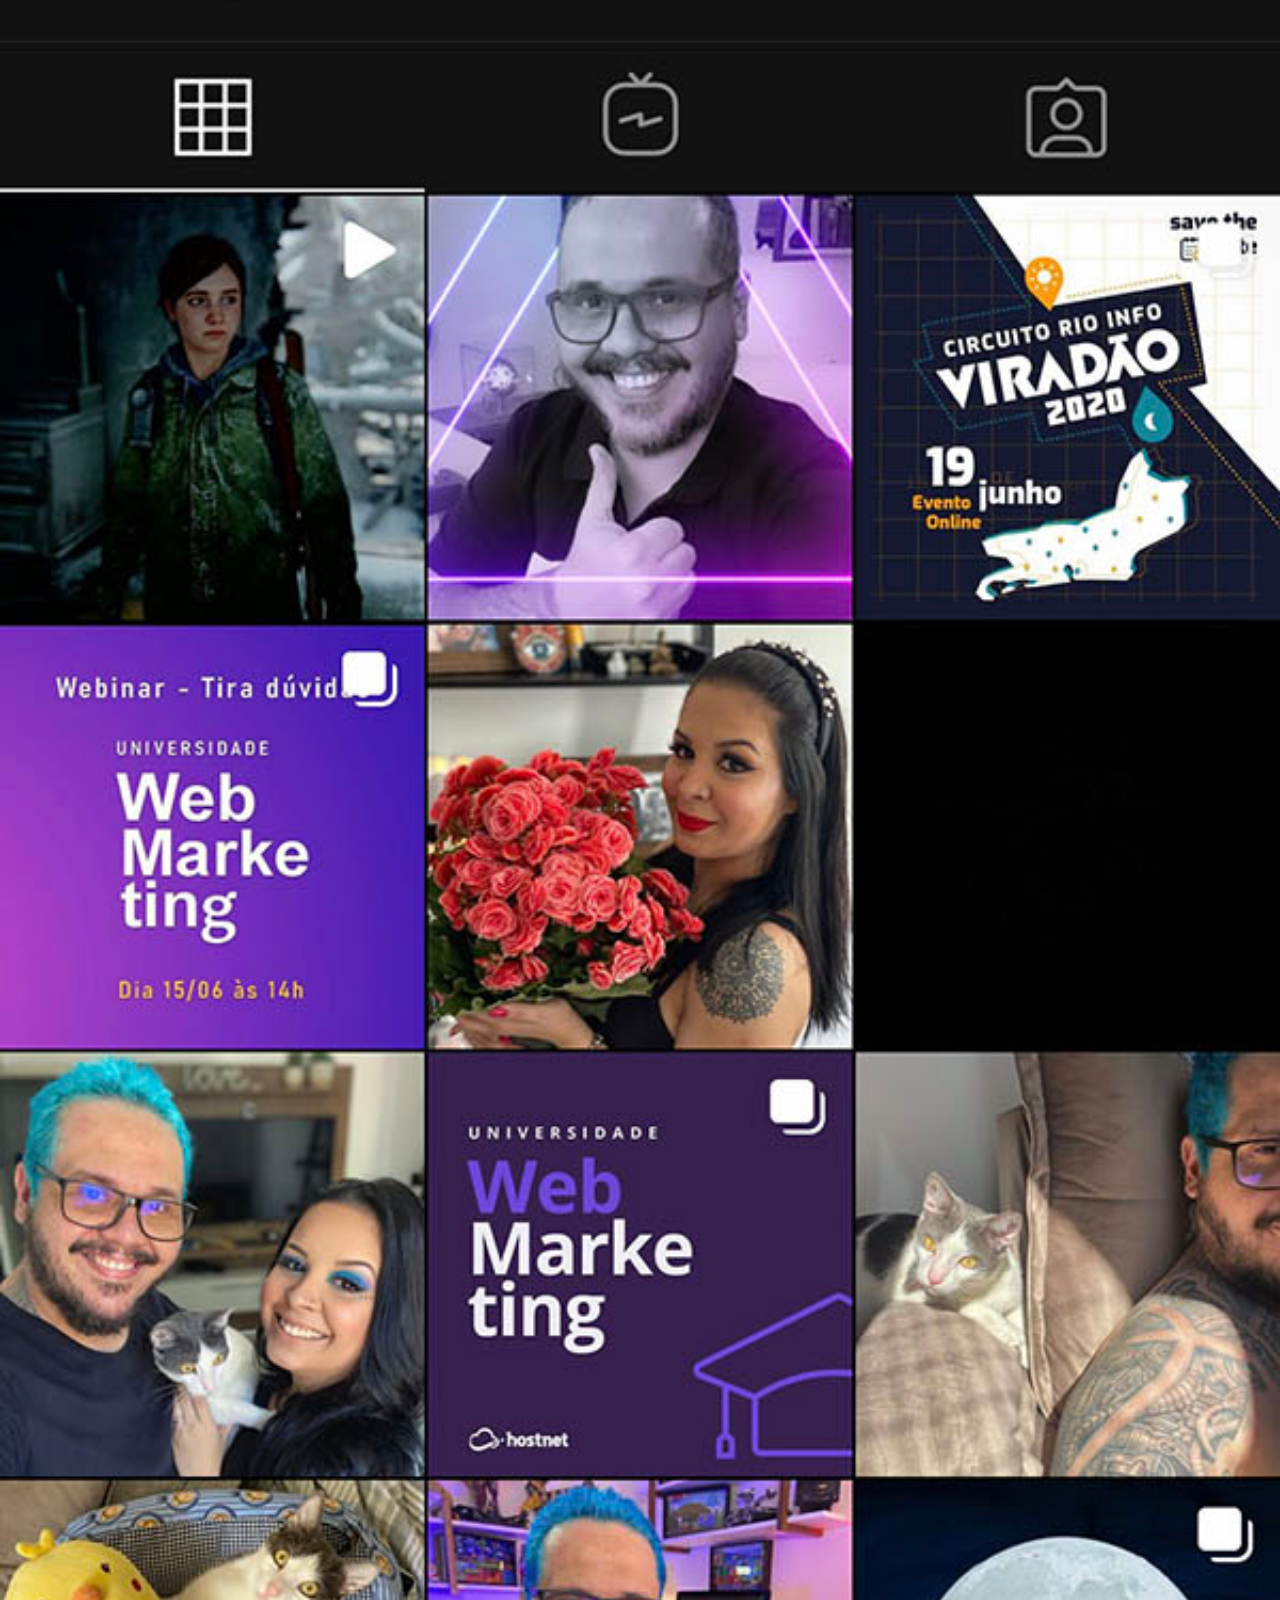
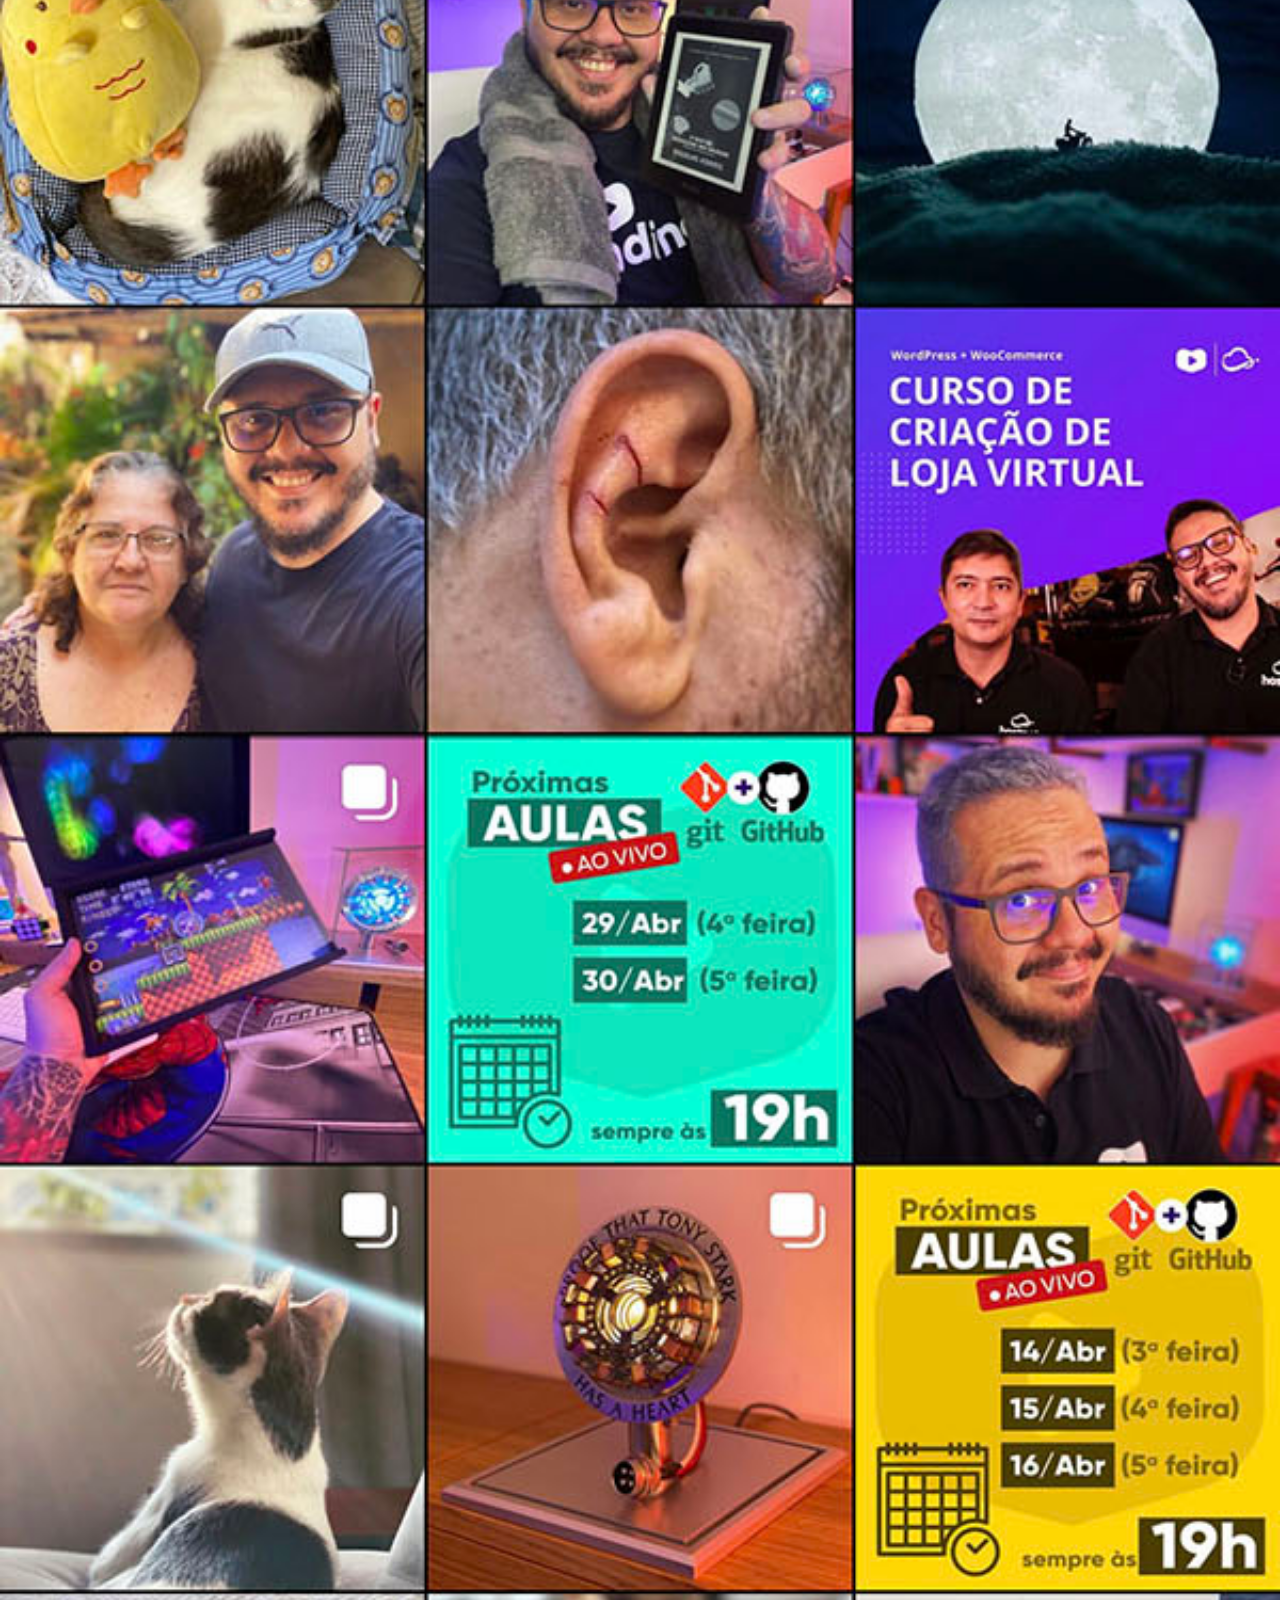
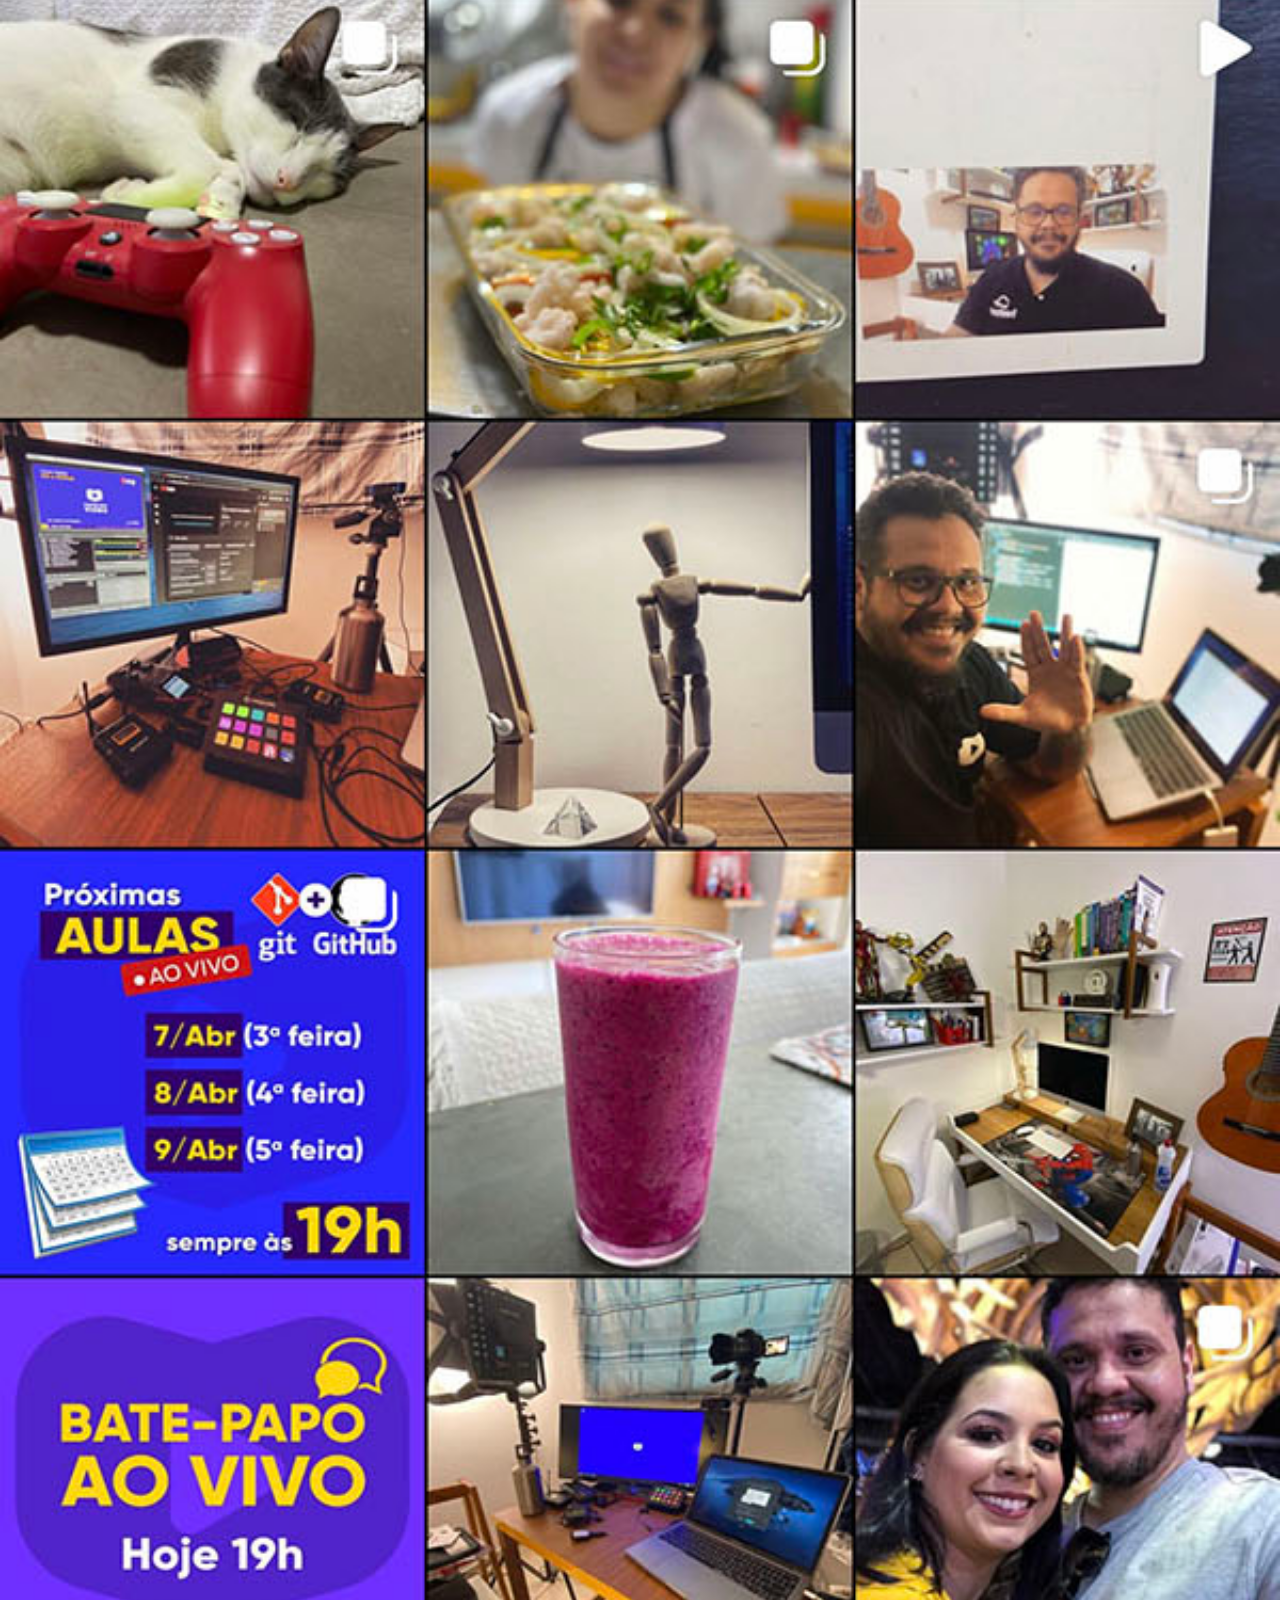
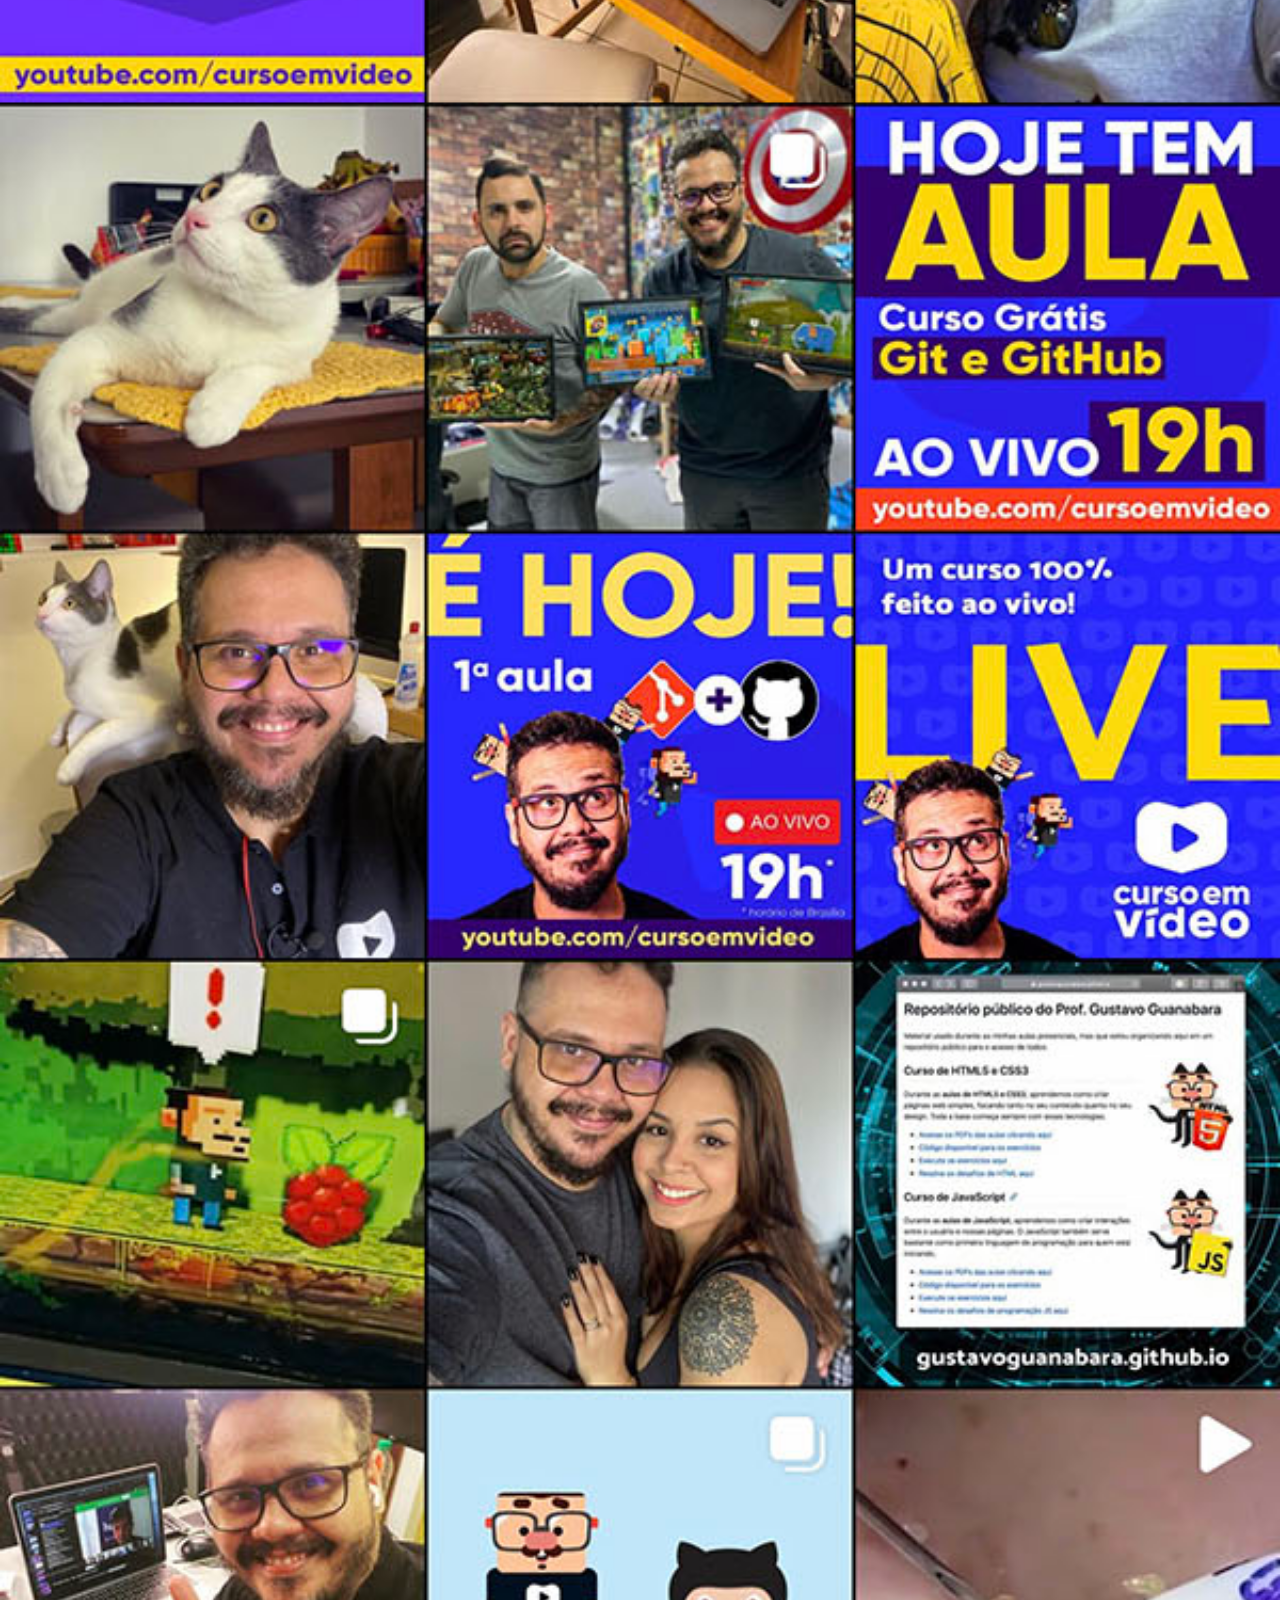
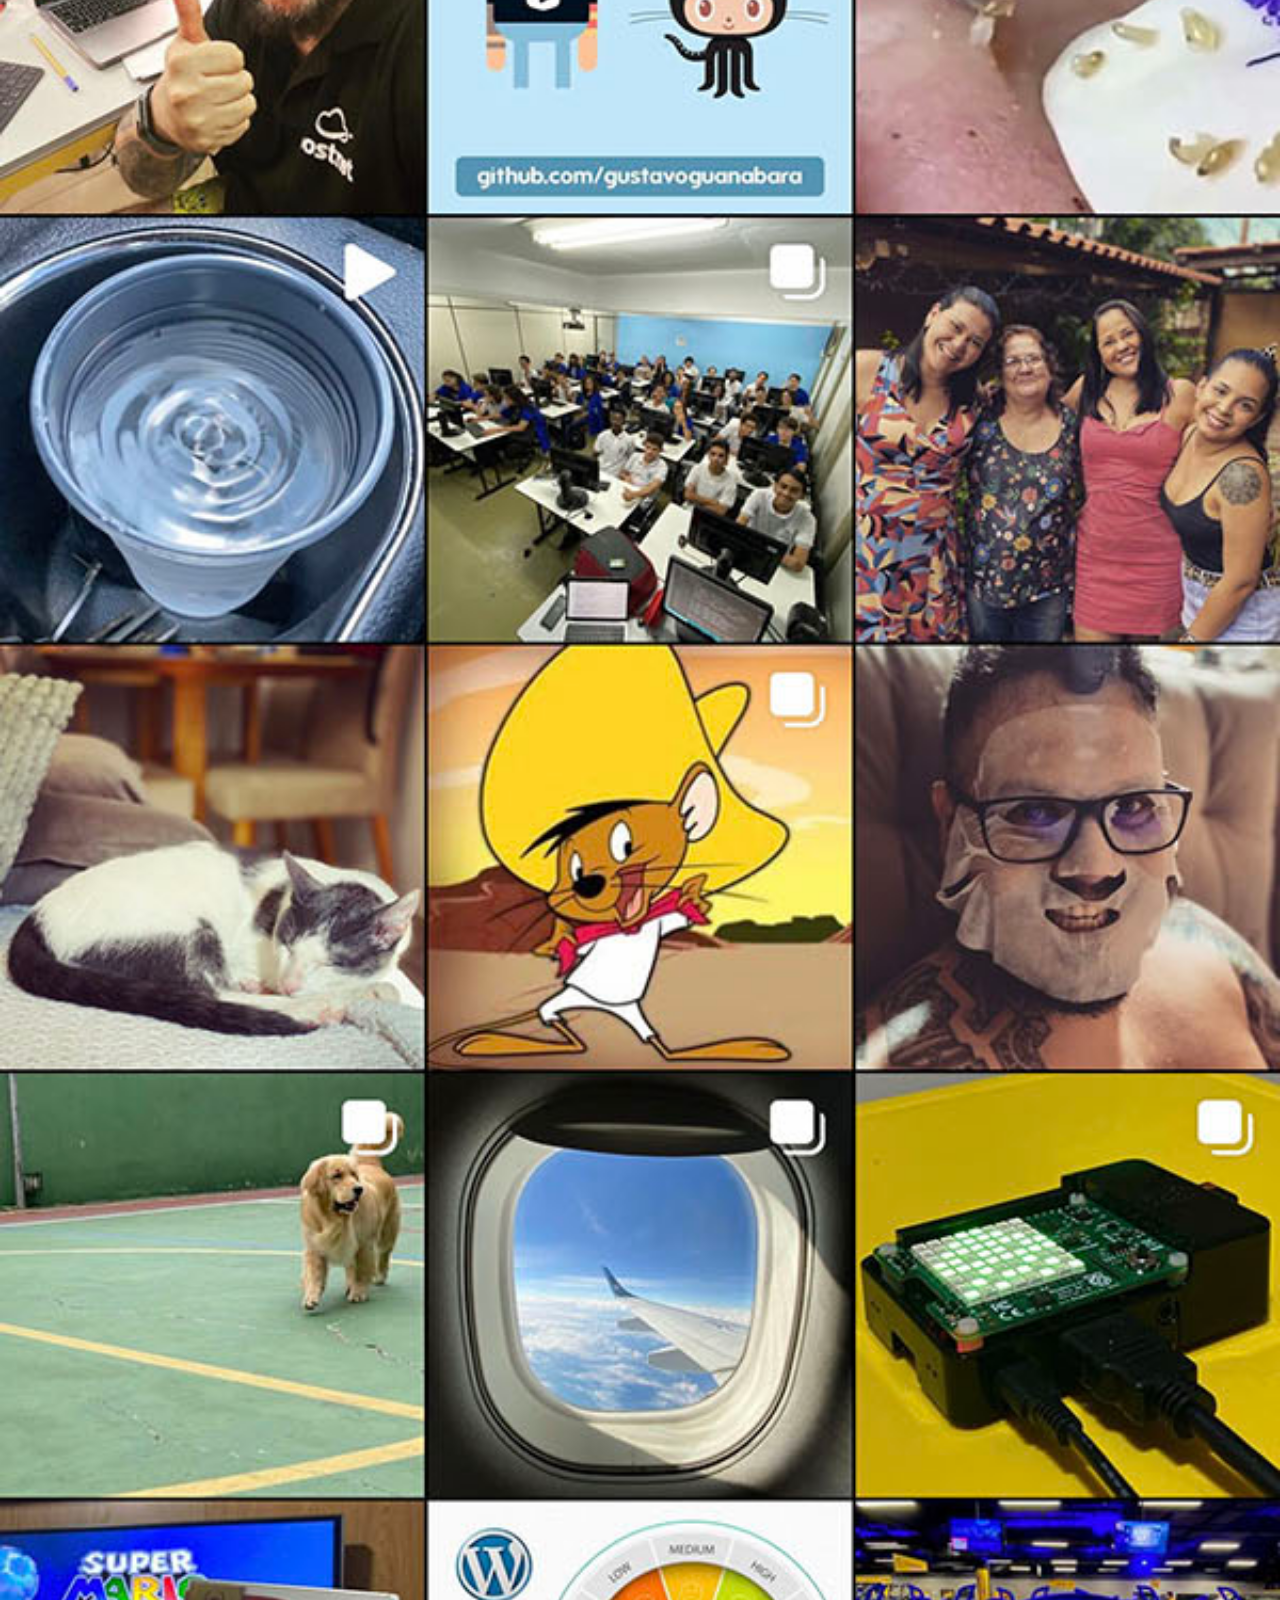
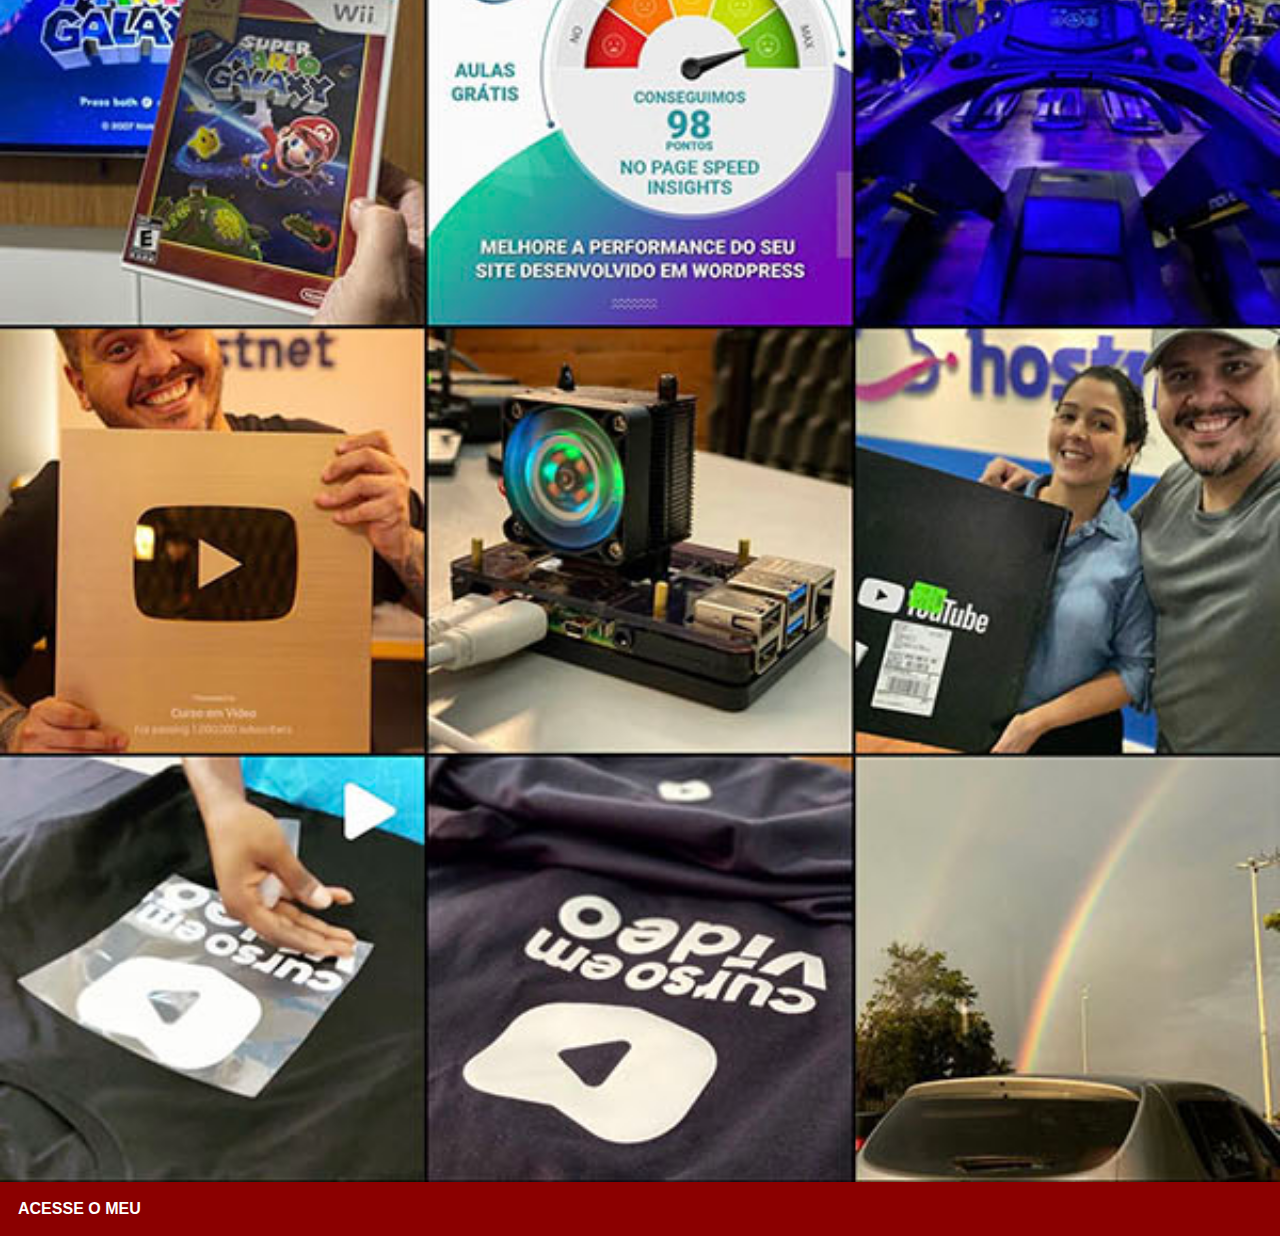
<file: instagram.html>
<!DOCTYPE html>
<html lang="pt-br">
<head>
    <meta charset="UTF-8">
    <meta name="viewport" content="width=device-width, initial-scale=1.0">
    <link rel="stylesheet" href="estilos/social.css">
    <title>Instagram</title>
</head>
<body>
    <img src="imagens/tela-instagram.jpg" alt="Youtube">
    <a href="https://www.instagram.com/g_valerio._/" target="_blank" rel="external">ACESSE O MEU</a>
</body>
</html>
</file>
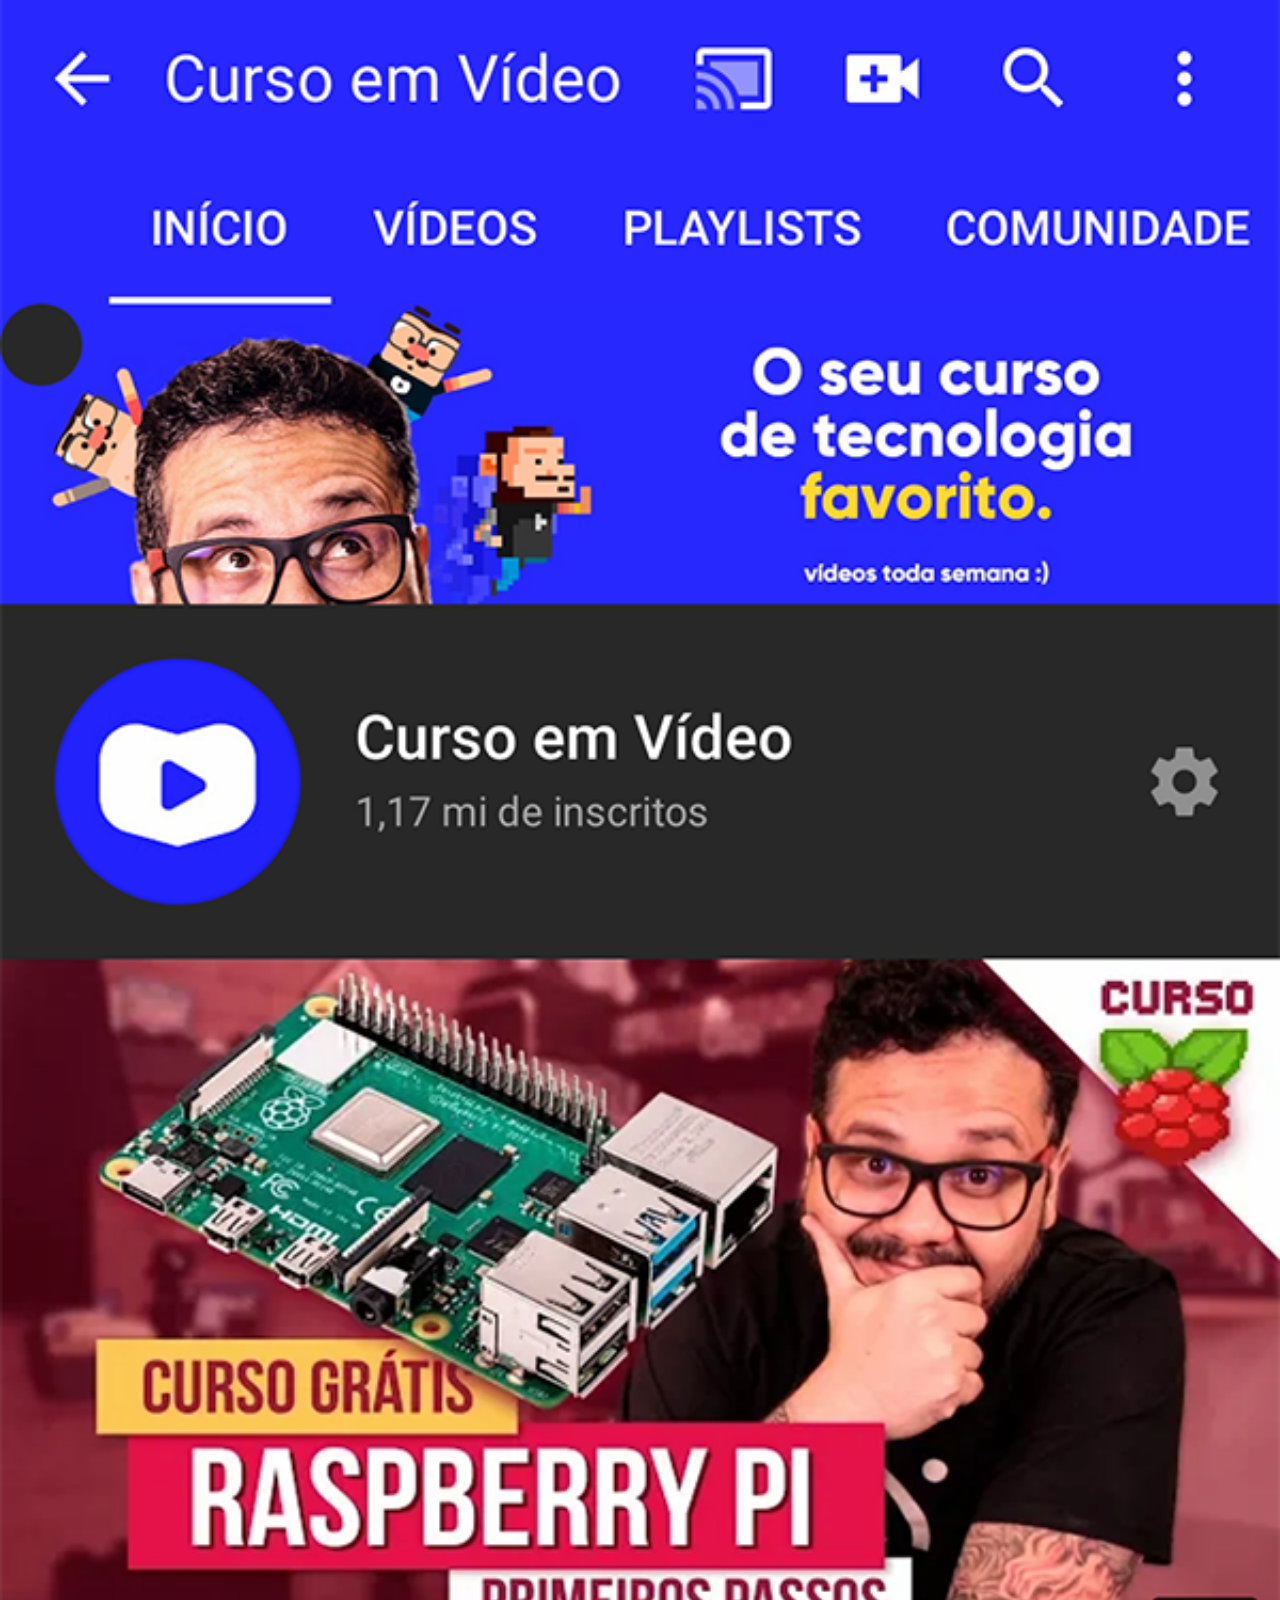
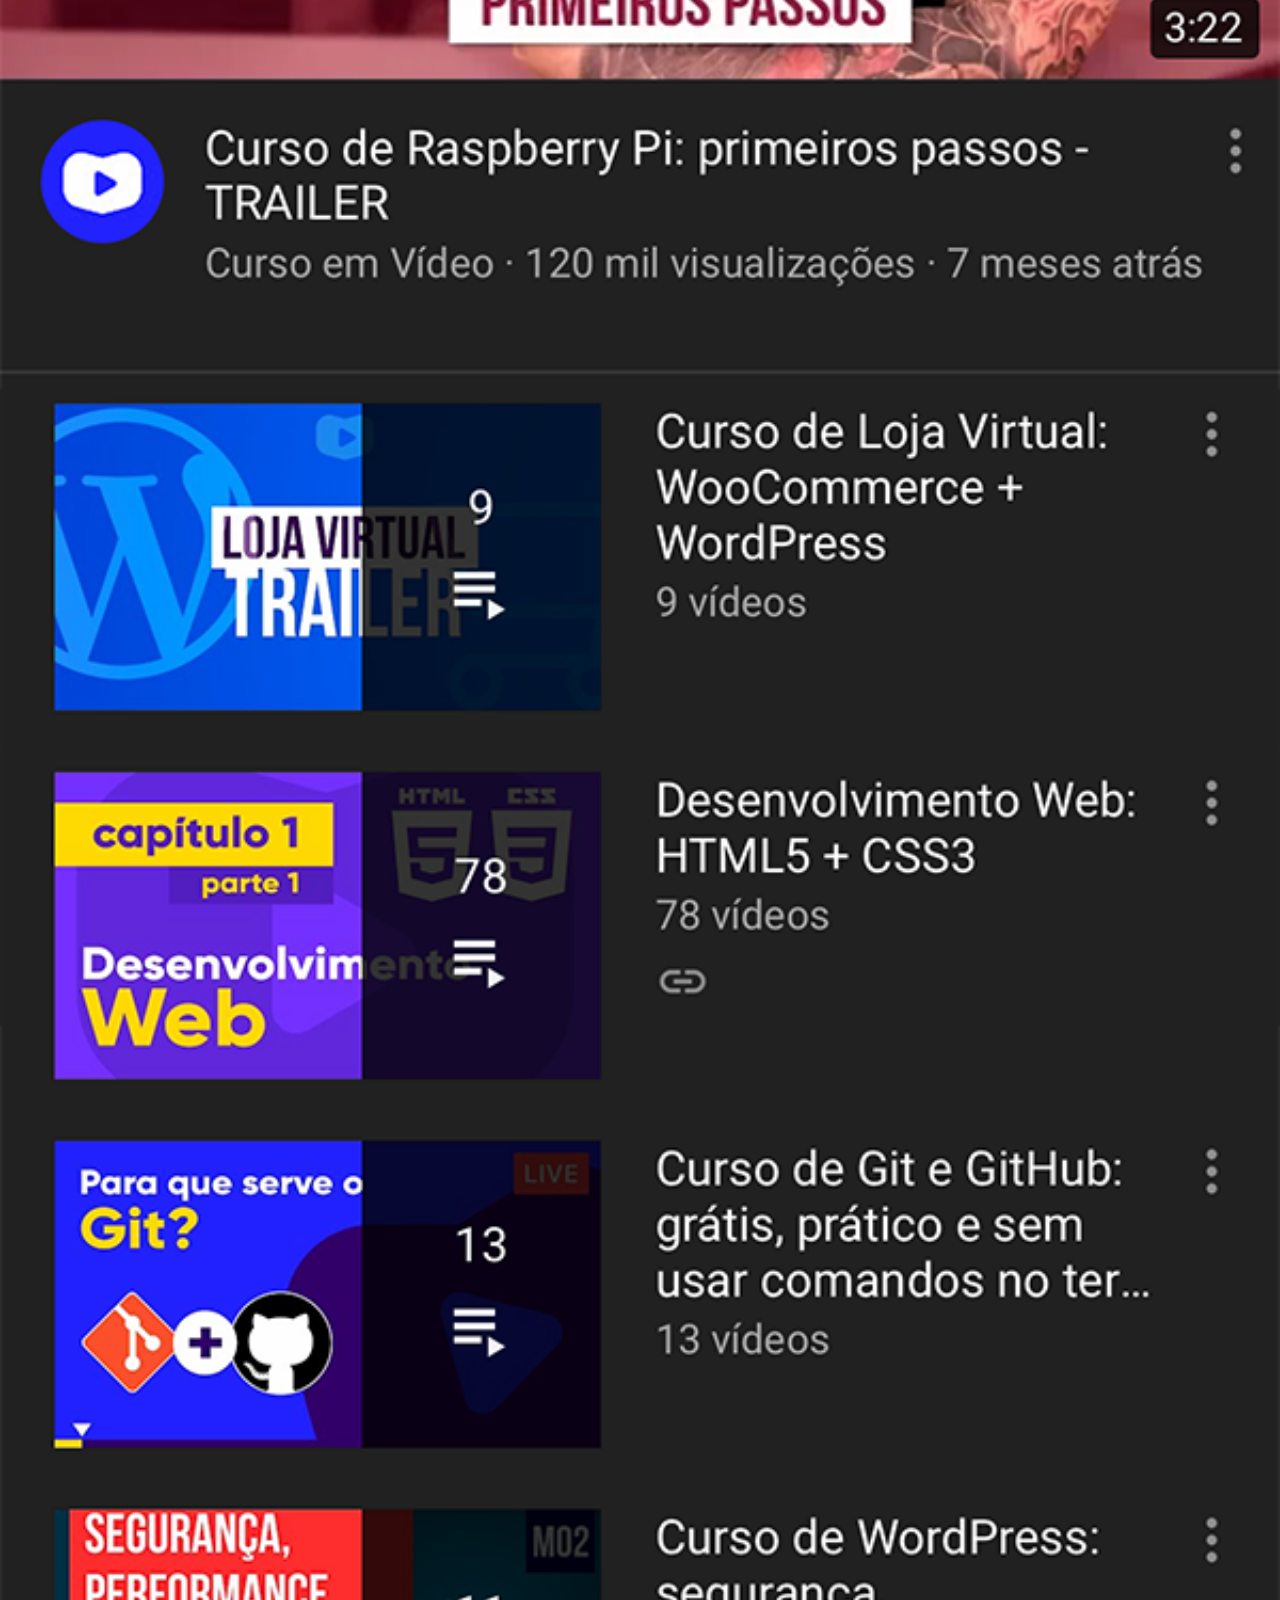
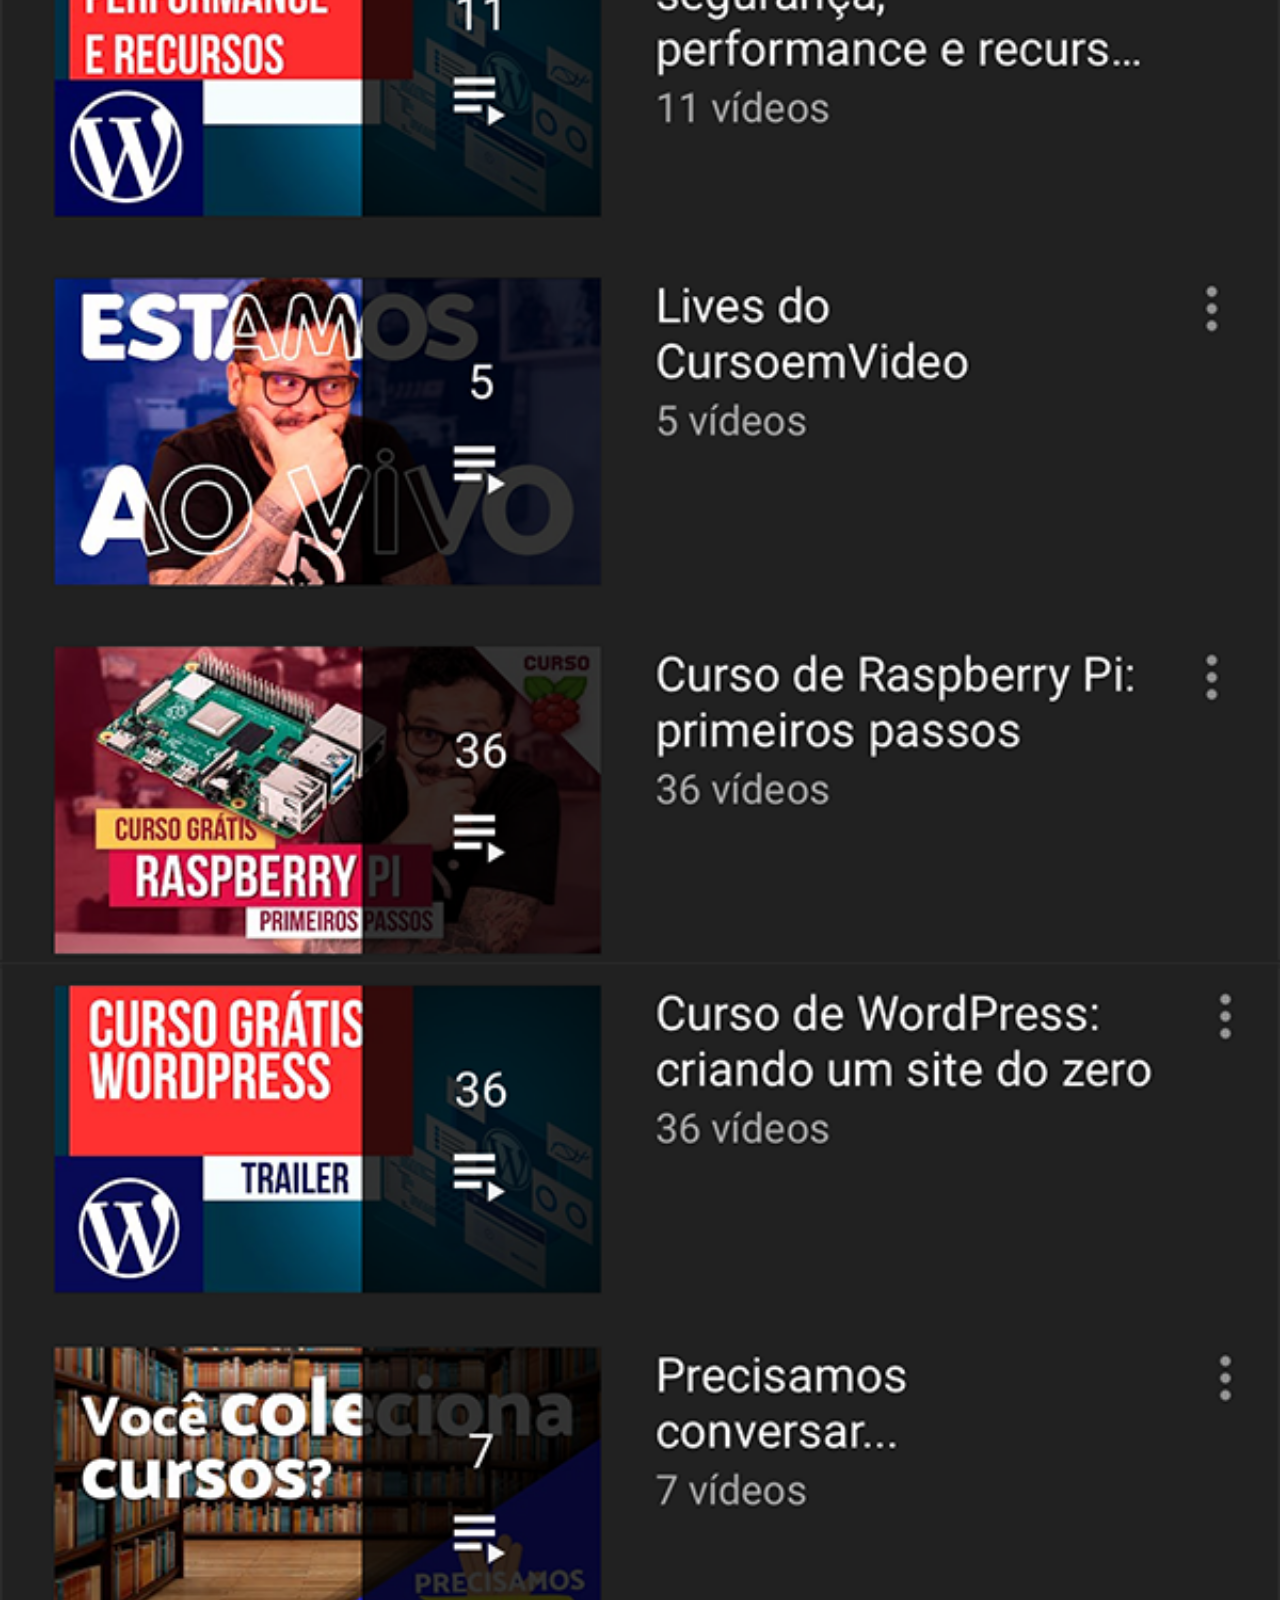
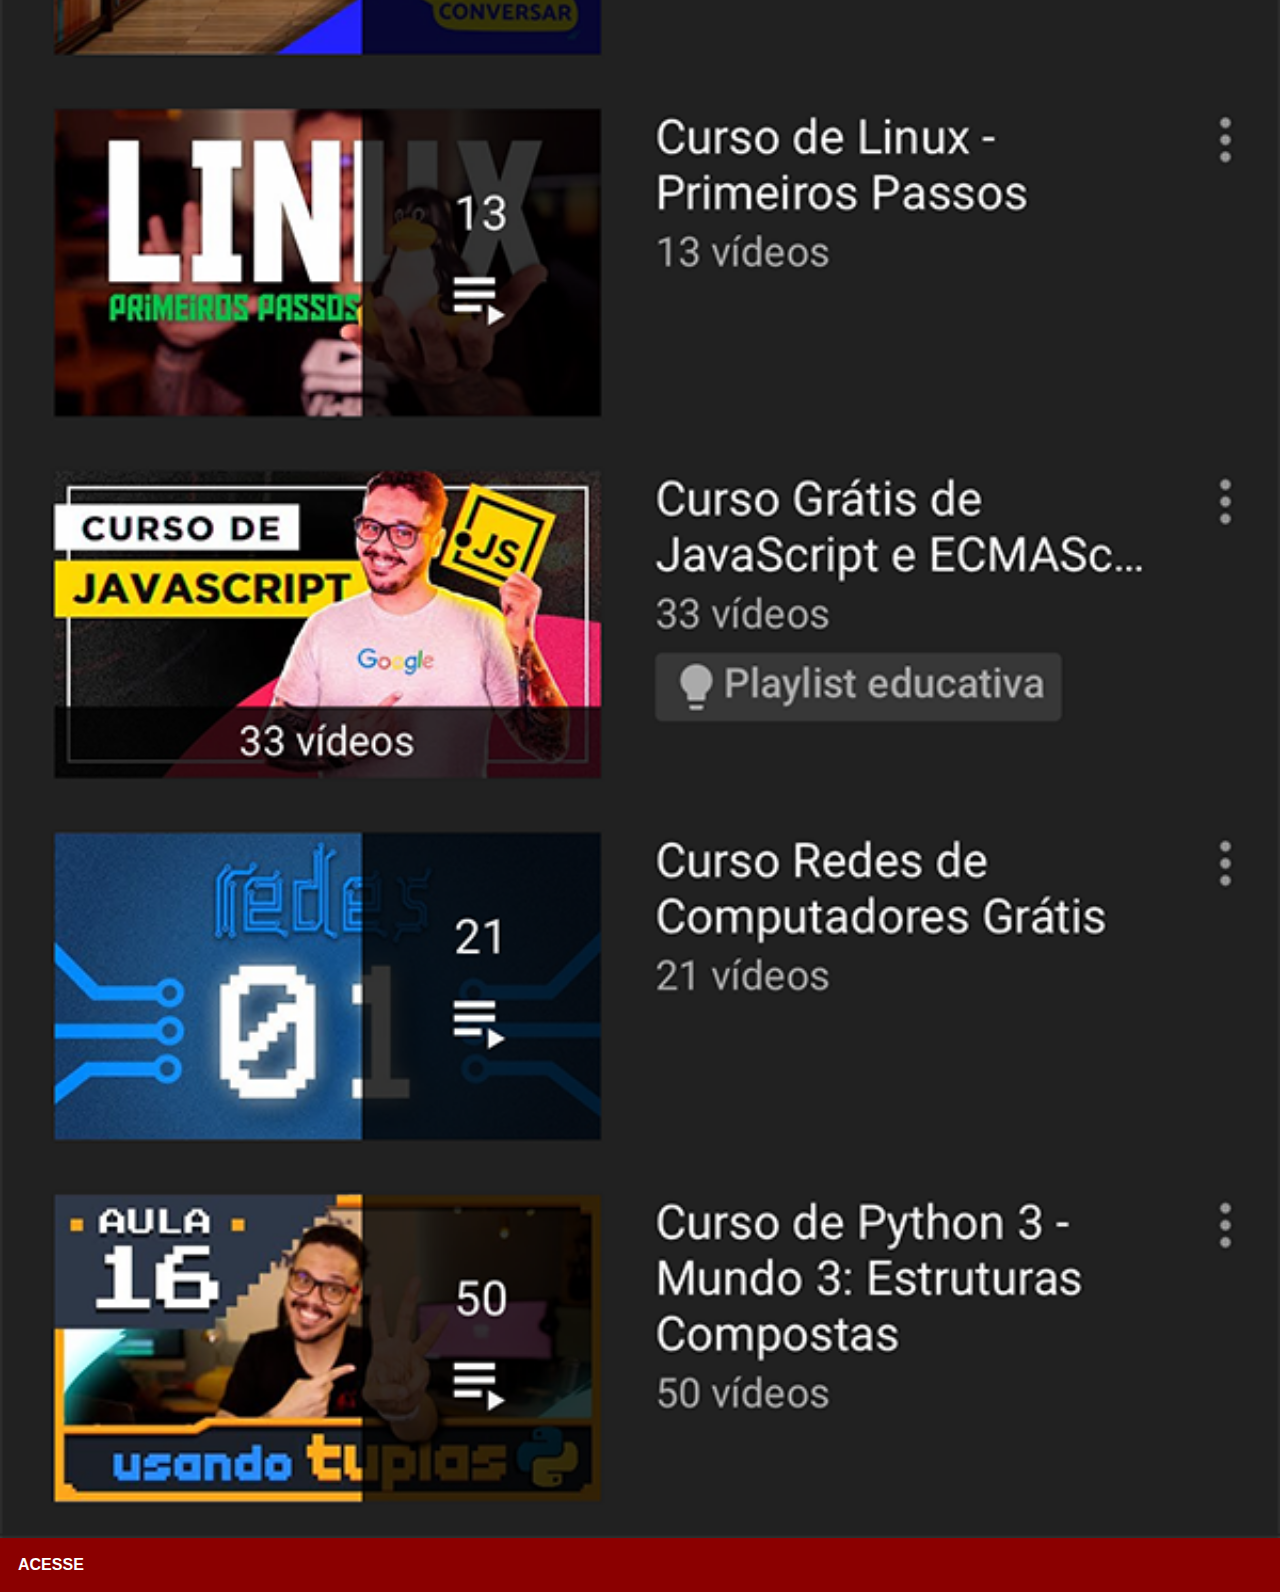
<file: youtube.html>
<!DOCTYPE html>
<html lang="pt-br">
<head>
    <meta charset="UTF-8">
    <meta name="viewport" content="width=device-width, initial-scale=1.0">
    <link rel="stylesheet" href="estilos/social.css">
    <title>Youtube</title>
</head>
<body>
    <img src="imagens/tela-youtube.png" alt="Youtube">
    <a href="https://www.youtube.com/cursoemvideo" target="_blank" rel="external">ACESSE</a>
</body>
</html>
</file>
<file: estilos/style.css>
@charset "UFF-8";

* {
    margin: 0px;
    padding: 0px;
    font-family: Arial, Helvetica, sans-serif;
}

html, body {
    height: 100vh;
    width: 100vw;
    background-color: black;
}

body {
    background: url('../imagens/fundo-madeira.jpg') no-repeat top center;
    background-size: cover;
    background-attachment: fixed;
}

main {
    position: relative;    
    height: 100vh;
}

section#telefone {
    position: absolute;
    top: 50%;
    left: 50%;
    transform: translate(-50%, -50%);
    height: 627px;
    width: 311px;
    background: url('../imagens/frame-iphone.png') no-repeat;
}

iframe#tela {
    position: relative;
    top: 80px;
    left: 22px;
    width: 269px;
    height: 471px;
}

section#redes-sociais {
    text-align: right;
}

section#redes-sociais img {
    width: 50px;
    margin: 10px;
    border-radius: 50%;
    box-shadow: 2px 2px 5px rgba(0, 0, 0, 0.404);
    box-sizing: border-box;
}

section#redes-sociais img:hover {
    border: 2px solid rgba(255, 255, 255, 0.664);
    transform: translate(-3px, -3px);
    box-shadow: 5px 5px 10px rgba(0, 0, 0, 0.616);
}
</file>
<file: estilos/social.css>
@charset "UTF-8";

* {
    margin: 0px;
    padding: 0px;
    font-family: Arial, Helvetica, sans-serif;
}


a {
    display: block;
    background-color: darkred;
    color: white;
    padding: 18px;
    font-weight: bolder;
    text-decoration: none;
}


html {
    scrollbar-width: none; /* For browsers whose standardized */
}

html::-webkit-scrollbar { /* Chromium Browsers or WebKit based browsers */
    display: none;
}

img {
    display: block;
    width: 100%;
}

a:hover {
    background-color: red;
}
</file>
